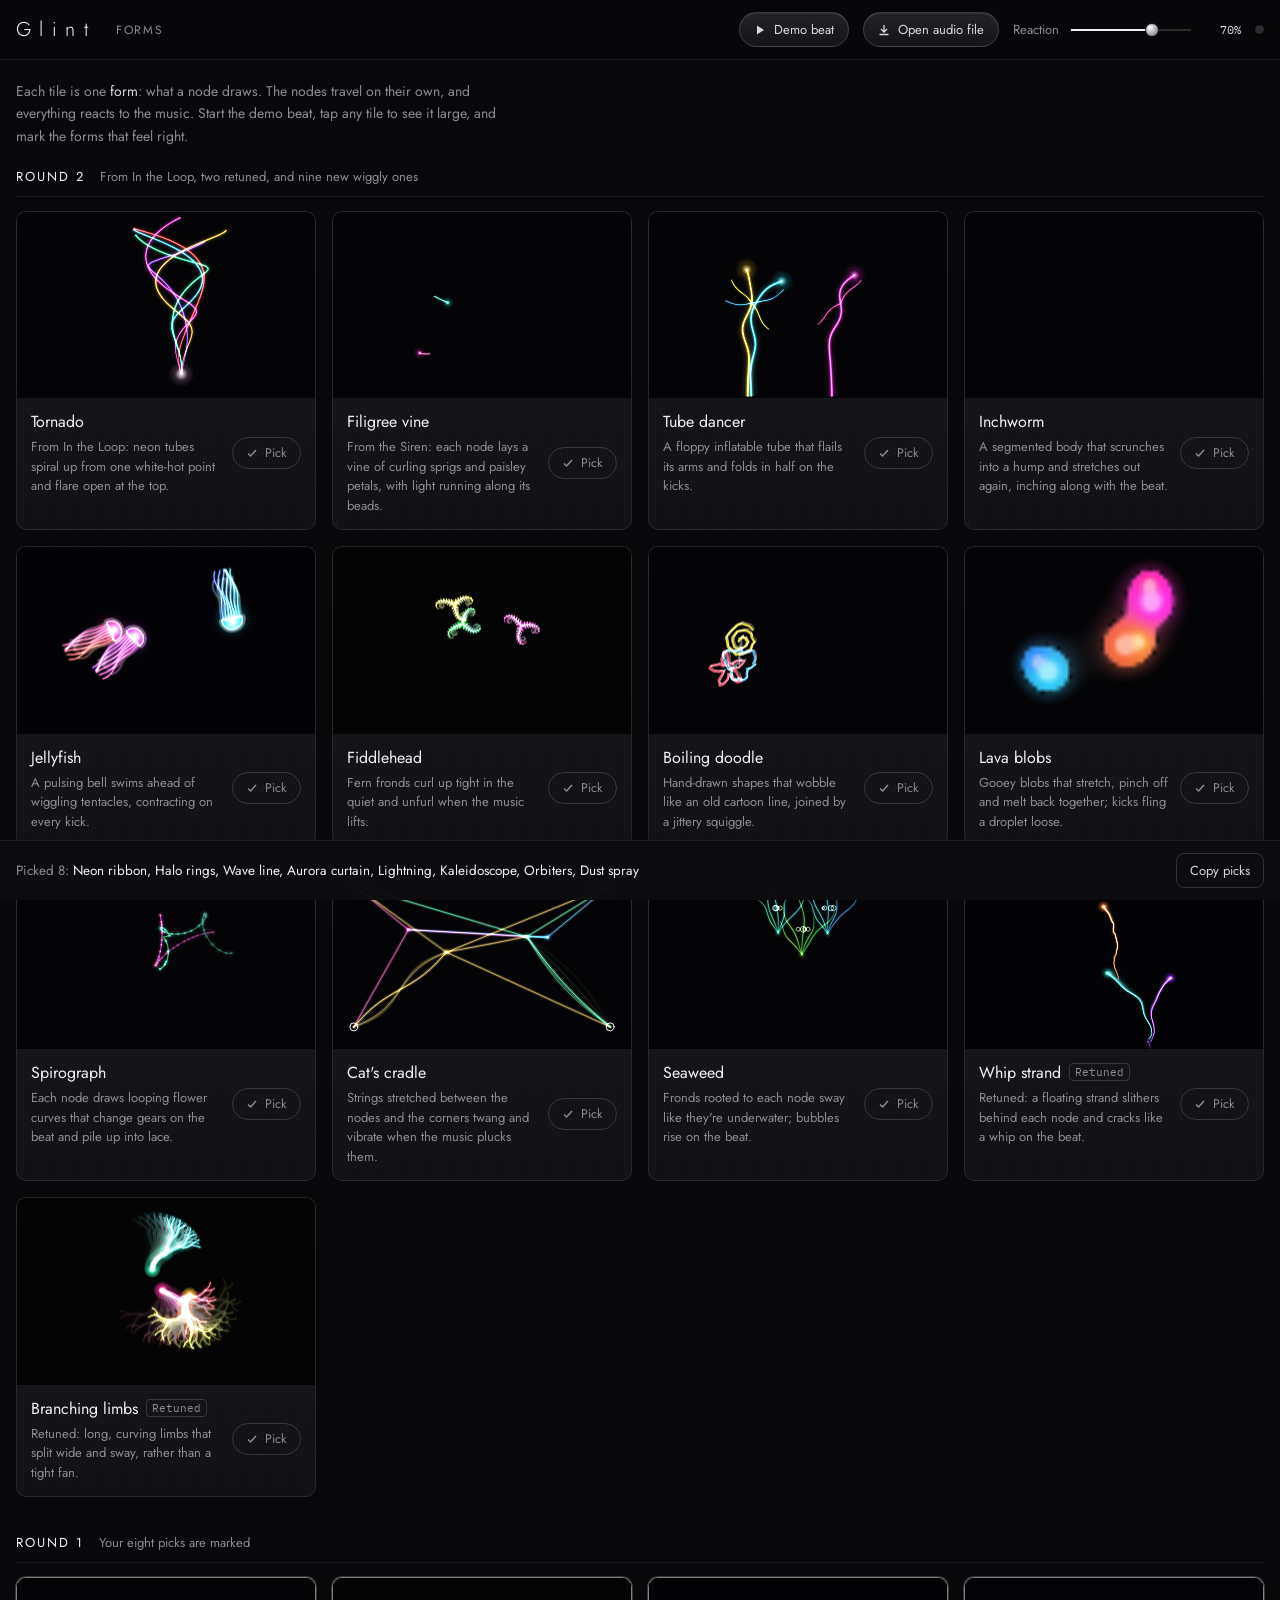
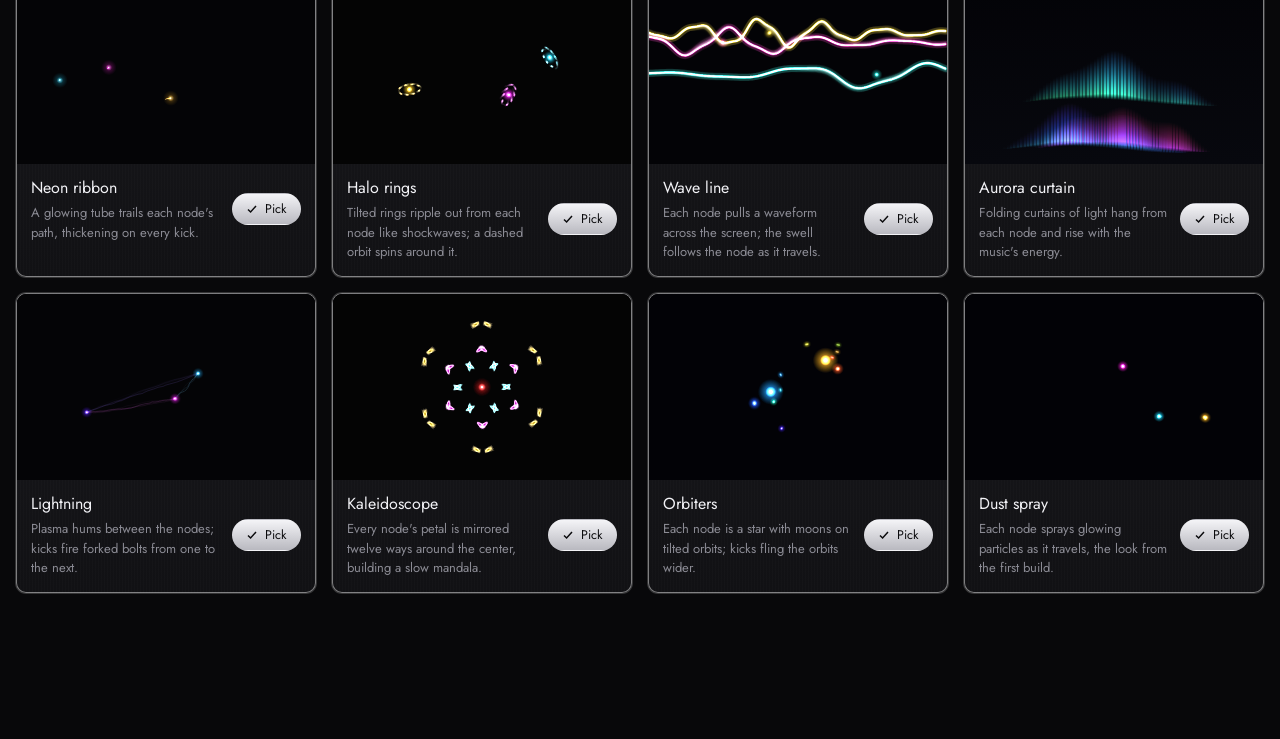
<file: forms.html>
<!doctype html>
<html lang="en">
<head>
<meta charset="utf-8">
<meta name="viewport" content="width=device-width, initial-scale=1, viewport-fit=cover">
<link rel="icon" href="icon-192.png?v=mask" type="image/png">
</head>
<body>
<title>Glint Forms</title>
<link rel="preconnect" href="https://fonts.googleapis.com">
<link rel="preconnect" href="https://fonts.gstatic.com" crossorigin>
<link rel="stylesheet" href="https://fonts.googleapis.com/css2?family=Jost:wght@300;400;500&family=IBM+Plex+Mono:wght@400&display=swap">
<style>
/* Layout: a contact sheet of living forms. Sticky steel header with the music controls,
   a grid of tiles, a picks bar at the bottom. Grayscale UI; only the forms carry color. */
:root {
  color-scheme: dark;
  --bg: #08080a;
  --panel: #111114;
  --panel-hi: #19191d;
  --well: #040405;
  --line: rgba(232, 232, 242, .075);
  --line-hi: rgba(232, 232, 242, .17);
  --fg: #d8d8de;
  --muted: #8b8b94;
  --dim: #5c5c64;
  --silver: #f2f2f6;
  --font-ui: "Jost", "Futura", "Avenir Next", "Segoe UI", system-ui, sans-serif;
  --font-data: "IBM Plex Mono", ui-monospace, "SF Mono", Menlo, monospace;
}
* { box-sizing: border-box; }
[hidden] { display: none !important; }
body { margin: 0; background: var(--bg); color: var(--fg); font-family: var(--font-ui); font-size: 14px; -webkit-font-smoothing: antialiased; }
button, input { font: inherit; color: inherit; }
button { cursor: pointer; }
:focus-visible { outline: 1px solid var(--silver); outline-offset: 2px; }

.bar { position: sticky; top: env(safe-area-inset-top, 0px); z-index: 10; background: rgba(8,8,10,.92); backdrop-filter: blur(12px); -webkit-backdrop-filter: blur(12px); border-bottom: 1px solid var(--line); }
.bar-in { max-width: 1320px; margin: 0 auto; padding-inline: 16px; padding-block: 12px; display: flex; flex-wrap: wrap; align-items: center; gap: 12px 20px; }
.mark { font-weight: 300; font-size: 20px; letter-spacing: .42em; color: var(--silver); }
.crumb { color: var(--muted); letter-spacing: .14em; text-transform: uppercase; font-size: 12px; }
.ctrls { margin-left: auto; display: flex; flex-wrap: wrap; align-items: center; gap: 10px 14px; }
.src { display: inline-flex; align-items: center; gap: 8px; background: linear-gradient(180deg, #232328, #151518); border: 1px solid var(--line-hi); border-radius: 22px; padding: 7px 14px; color: var(--fg); font-size: 13px; box-shadow: inset 0 1px 0 rgba(255,255,255,.06); }
.src:hover { border-color: rgba(255,255,255,.3); }
.src[aria-pressed="true"] { background: linear-gradient(180deg, #f4f4f7, #b9b9c0); color: #0b0b0d; border-color: transparent; }
.src input { display: none; }
.react { display: inline-flex; align-items: center; gap: 10px; font-size: 13px; color: var(--muted); }
.react output { font-family: var(--font-data); font-size: 12px; color: var(--fg); width: 3.2em; text-align: right; font-variant-numeric: tabular-nums; }
input[type=range] { -webkit-appearance: none; appearance: none; width: 120px; height: 18px; background: transparent; }
input[type=range]::-webkit-slider-runnable-track { height: 2px; background: linear-gradient(90deg, var(--silver) var(--p, 70%), rgba(255,255,255,.14) var(--p, 70%)); }
input[type=range]::-moz-range-track { height: 2px; background: rgba(255,255,255,.14); }
input[type=range]::-moz-range-progress { height: 2px; background: var(--silver); }
input[type=range]::-webkit-slider-thumb { -webkit-appearance: none; width: 14px; height: 14px; margin-top: -6px; border-radius: 50%; background: radial-gradient(circle at 35% 30%, #fff, #a9a9b0 55%, #5d5d64); border: 1px solid #1a1a1e; }
input[type=range]::-moz-range-thumb { width: 14px; height: 14px; border-radius: 50%; background: radial-gradient(circle at 35% 30%, #fff, #a9a9b0 55%, #5d5d64); border: 1px solid #1a1a1e; }
.beat { width: 9px; height: 9px; border-radius: 50%; background: #2a2a2f; box-shadow: 0 0 0 1px #000; }

main { max-width: 1320px; margin: 0 auto; padding-inline: 16px; padding-block: 20px 110px; }
.intro { max-width: 64ch; color: var(--muted); line-height: 1.6; margin: 0 0 20px; }
.intro strong { color: var(--fg); font-weight: 400; }
.round { display: flex; flex-direction: column; gap: 14px; margin-bottom: 36px; }
.round-head { display: flex; flex-wrap: wrap; align-items: baseline; gap: 6px 14px; border-bottom: 1px solid var(--line); padding-bottom: 10px; }
.round-head h2 { margin: 0; font-weight: 400; font-size: 13px; letter-spacing: .16em; text-transform: uppercase; color: var(--silver); }
.round-head span { color: var(--muted); font-size: 13px; }
.badge { font-family: var(--font-data); font-size: 10.5px; color: var(--muted); border: 1px solid var(--line-hi); border-radius: 4px; padding: 1px 5px; margin-left: 8px; vertical-align: 2px; }
.grid { display: grid; grid-template-columns: repeat(auto-fill, minmax(300px, 1fr)); gap: 16px; }
.tile { background: repeating-linear-gradient(90deg, rgba(255,255,255,.011) 0 1px, transparent 1px 3px), linear-gradient(180deg, var(--panel-hi), var(--panel)); border: 1px solid var(--line); border-radius: 10px; overflow: hidden; display: flex; flex-direction: column; transition: border-color .2s; }
.tile.picked { border-color: rgba(255,255,255,.45); box-shadow: 0 0 0 1px rgba(255,255,255,.18); }
.view { position: relative; aspect-ratio: 16 / 10; max-width: 100%; background: var(--well); cursor: zoom-in; border: 0; padding: 0; display: block; width: 100%; }
.view canvas { position: absolute; inset: 0; width: 100%; height: 100%; display: block; }
.cap { display: grid; grid-template-columns: 1fr auto; align-items: start; gap: 4px 12px; padding: 12px 14px 14px; }
.name { color: var(--silver); font-size: 16px; font-weight: 400; margin: 0; }
.desc { grid-column: 1; color: var(--muted); font-size: 13px; line-height: 1.5; margin: 0; }
.pick { grid-row: 1 / span 2; grid-column: 2; align-self: center; display: inline-flex; align-items: center; gap: 7px; background: none; border: 1px solid var(--line-hi); border-radius: 20px; padding: 6px 13px; font-size: 12.5px; color: var(--muted); }
.pick:hover { color: var(--silver); border-color: rgba(255,255,255,.32); }
.pick[aria-pressed="true"] { background: linear-gradient(180deg, #f4f4f7, #b9b9c0); color: #0b0b0d; border-color: transparent; }
.pick svg { width: 12px; height: 12px; }

.picks { position: fixed; left: 0; right: 0; bottom: 0; z-index: 10; background: rgba(13,13,16,.94); backdrop-filter: blur(12px); -webkit-backdrop-filter: blur(12px); border-top: 1px solid var(--line); padding-bottom: env(safe-area-inset-bottom, 0px); }
.picks-in { max-width: 1320px; margin: 0 auto; padding-inline: 16px; padding-block: 12px; display: flex; align-items: center; gap: 14px; }
.picks-text { flex: 1; min-width: 0; color: var(--muted); font-size: 13.5px; }
.picks-text b { color: var(--silver); font-weight: 400; }
.btn { background: none; border: 1px solid var(--line-hi); border-radius: 8px; padding: 7px 13px; color: var(--fg); font-size: 13px; white-space: nowrap; }
.btn:hover { border-color: rgba(255,255,255,.35); }

.focus { position: fixed; inset: 0; z-index: 20; background: #030304; display: flex; flex-direction: column; }
.focus-top { display: flex; align-items: center; gap: 12px; padding-inline: 16px; padding-block: calc(12px + env(safe-area-inset-top, 0px)) 12px; border-bottom: 1px solid var(--line); }
.focus-top .name { flex: 1; }
.focus-stage { position: relative; flex: 1; min-height: 0; }
.focus-stage canvas { position: absolute; inset: 0; width: 100%; height: 100%; display: block; }
.toast { position: fixed; left: 50%; bottom: 84px; transform: translate(-50%, 10px); background: #1b1b1f; border: 1px solid var(--line-hi); padding: 9px 15px; border-radius: 9px; font-size: 13px; opacity: 0; pointer-events: none; transition: opacity .25s, transform .25s; z-index: 30; }
.toast.show { opacity: 1; transform: translate(-50%, 0); }
@media (max-width: 640px) {
  .ctrls { margin-left: 0; width: 100%; }
  .grid { grid-template-columns: 1fr; }
}
@media (prefers-reduced-motion: reduce) { * { transition: none !important; } }
</style>

<header class="bar">
  <div class="bar-in">
    <span class="mark">Glint</span>
    <span class="crumb">Forms</span>
    <div class="ctrls">
      <button class="src" id="demo" aria-pressed="false"><svg width="12" height="12" viewBox="0 0 12 12" aria-hidden="true"><path d="M3 1.5v9l7-4.5z" fill="currentColor"/></svg>Demo beat</button>
      <label class="src" id="file-label" role="button" tabindex="0"><input type="file" id="file"><svg width="12" height="12" viewBox="0 0 12 12" aria-hidden="true"><path d="M6 1v7M3 5l3 3 3-3M1.5 10.5h9" stroke="currentColor" stroke-width="1.3" fill="none"/></svg><span id="file-text">Open audio file</span></label>
      <label class="react" for="reaction">Reaction <input type="range" id="reaction" min="0" max="100" value="70"><output id="reaction-out">70%</output></label>
      <span class="beat" id="beat" title="Beat"></span>
    </div>
  </div>
</header>

<main>
  <p class="intro">Each tile is one <strong>form</strong>: what a node draws. The nodes travel on their own, and everything reacts to the music. Start the demo beat, tap any tile to see it large, and mark the forms that feel right.</p>
  <section class="round">
    <div class="round-head"><h2>Round 2</h2><span>From In the Loop, two retuned, and nine new wiggly ones</span></div>
    <div class="grid" id="grid2"></div>
  </section>
  <section class="round">
    <div class="round-head"><h2>Round 1</h2><span>Your eight picks are marked</span></div>
    <div class="grid" id="grid1"></div>
  </section>
</main>

<div class="picks">
  <div class="picks-in">
    <div class="picks-text" id="picks-text">No forms picked yet.</div>
    <button class="btn" id="copy">Copy picks</button>
  </div>
</div>

<div class="focus" id="focus" hidden>
  <div class="focus-top">
    <h2 class="name" id="focus-name"></h2>
    <button class="pick" id="focus-pick" aria-pressed="false">Pick</button>
    <button class="btn" id="focus-close">Close</button>
  </div>
  <div class="focus-stage" id="focus-stage"><canvas id="focus-canvas"></canvas></div>
</div>
<div class="toast" id="toast" role="status" aria-live="polite"></div>

<script>
(() => {
"use strict";
const $ = s => document.querySelector(s);
const TAU = Math.PI * 2;
const clamp = (v, a, b) => Math.min(b, Math.max(a, v));
const lerp = (a, b, t) => a + (b - a) * t;
const frac = x => x - Math.floor(x);
function seeded(i) { return frac(Math.sin(i * 127.1 + 311.7) * 43758.5453); }
function vnoise(x) { const i = Math.floor(x), f = x - i, u = f * f * (3 - 2 * f); return lerp(seeded(i) * 2 - 1, seeded(i + 1) * 2 - 1, u); }
const hsl = (h, s, l, a) => `hsla(${h},${s}%,${l}%,${a})`;

/* ---------------- Audio ---------------- */
const A = { bass: 0, mid: 0, treble: 0, rms: 0, kick: 0, hat: 0, hit: false, active: false };
const au = { ctx: null, an: null, input: null, mode: "none", el: null, elSrc: null, demo: null, freq: null, time: null };
const agc = { bass: .2, mid: .2, treble: .2, rms: .1 }, prev = { bass: 0, mid: 0, treble: 0 }, since = { bass: 1, mid: 1, treble: 1 };
function ensureCtx() {
  if (au.ctx) return au.ctx;
  const ctx = new (window.AudioContext || window.webkitAudioContext)();
  const an = ctx.createAnalyser(); an.fftSize = 2048; an.smoothingTimeConstant = .5;
  const input = ctx.createGain(); input.connect(an); an.connect(ctx.destination);
  Object.assign(au, { ctx, an, input, freq: new Uint8Array(an.frequencyBinCount), time: new Uint8Array(an.fftSize) });
  return ctx;
}
function stopAll() {
  if (au.demo) { clearInterval(au.demo.timer); try { au.demo.bus.disconnect(); } catch (_) {} au.demo = null; }
  if (au.el) { au.el.pause(); try { au.elSrc.disconnect(); } catch (_) {} URL.revokeObjectURL(au.el.src); au.el = null; }
  au.mode = "none";
  $("#demo").setAttribute("aria-pressed", "false");
  $("#file-label").setAttribute("aria-pressed", "false");
  $("#file-text").textContent = "Open audio file";
}
function startDemo() {
  stopAll();
  const ctx = ensureCtx(); ctx.resume();
  const bus = ctx.createGain(); bus.gain.value = .75; bus.connect(au.input);
  const nb = ctx.createBuffer(1, ctx.sampleRate, ctx.sampleRate), nd = nb.getChannelData(0);
  for (let i = 0; i < nd.length; i++) nd[i] = Math.random() * 2 - 1;
  const noise = (t, d) => { const s = ctx.createBufferSource(); s.buffer = nb; s.start(t, Math.random() * .5); s.stop(t + d); return s; };
  const env = (g, t, v, d) => { g.gain.setValueAtTime(v, t); g.gain.exponentialRampToValueAtTime(.0008, t + d); };
  const kick = (t, v) => { const o = ctx.createOscillator(), g = ctx.createGain(); o.frequency.setValueAtTime(165, t); o.frequency.exponentialRampToValueAtTime(42, t + .12); env(g, t, v, .42); o.connect(g).connect(bus); o.start(t); o.stop(t + .45); };
  const snare = (t, v) => { const f = ctx.createBiquadFilter(); f.type = "bandpass"; f.frequency.value = 1900; f.Q.value = .8; const g = ctx.createGain(); env(g, t, v * .5, .2); noise(t, .22).connect(f).connect(g).connect(bus); };
  const hat = (t, v) => { const f = ctx.createBiquadFilter(); f.type = "highpass"; f.frequency.value = 7500; const g = ctx.createGain(); env(g, t, v * .16, .05); noise(t, .06).connect(f).connect(g).connect(bus); };
  const bass = (t, fq, d) => { const o = ctx.createOscillator(), f = ctx.createBiquadFilter(), g = ctx.createGain(); o.type = "sawtooth"; o.frequency.value = fq; f.type = "lowpass"; f.frequency.setValueAtTime(900, t); f.frequency.exponentialRampToValueAtTime(220, t + d); g.gain.setValueAtTime(.0008, t); g.gain.exponentialRampToValueAtTime(.2, t + .008); g.gain.exponentialRampToValueAtTime(.0008, t + d); o.connect(f).connect(g).connect(bus); o.start(t); o.stop(t + d + .02); };
  const pad = (t, fs, d, br) => fs.forEach(fq => [-6, 6].forEach(c => { const o = ctx.createOscillator(), f = ctx.createBiquadFilter(), g = ctx.createGain(); o.type = "triangle"; o.frequency.value = fq; o.detune.value = c; f.type = "lowpass"; f.frequency.value = 900 + br * 3500; g.gain.setValueAtTime(.0008, t); g.gain.exponentialRampToValueAtTime(.03, t + .5); g.gain.setValueAtTime(.03, t + d - .4); g.gain.exponentialRampToValueAtTime(.0008, t + d); o.connect(f).connect(g).connect(bus); o.start(t); o.stop(t + d + .05); }));
  const ROOTS = [55, 43.65, 65.41, 49], CH = [[220, 261.63, 329.63], [174.61, 220, 261.63], [196, 261.63, 329.63], [196, 246.94, 293.66]];
  const step = 60 / 122 / 4; let next = ctx.currentTime + .08, n = 0;
  function sched(i, t) {
    const s = i % 16, bar = Math.floor(i / 16), sec = bar % 8, ci = bar % 4, build = sec >= 6;
    if (s === 0) pad(t, CH[ci], step * 16, build ? (sec - 5) / 2 : .15);
    if (sec === 7 && s >= 12) { snare(t, .4 + (s - 12) * .15); return; }
    if (s % 4 === 0 && !(sec === 7 && s >= 8)) kick(t, 1);
    if (s === 4 || s === 12) snare(t, .9);
    if (build && sec === 7 && s % 2 === 0) snare(t, .35 + s / 30);
    if (s % 4 === 2) hat(t, 1); else if (build || s % 2 === 1) hat(t, .45);
    if ([0, 3, 6, 10, 14].includes(s)) bass(t, ROOTS[ci] * (s === 10 ? 2 : 1), step * 2.2);
  }
  const timer = setInterval(() => { while (next < ctx.currentTime + .12) { sched(n, next); next += step; n++; } }, 25);
  au.demo = { timer, bus }; au.mode = "demo";
  $("#demo").setAttribute("aria-pressed", "true");
}
$("#demo").addEventListener("click", () => au.mode === "demo" ? stopAll() : startDemo());
$("#file").addEventListener("change", e => {
  const f = e.target.files && e.target.files[0]; if (!f) return;
  stopAll();
  const ctx = ensureCtx(); ctx.resume();
  const el = new Audio(); el.src = URL.createObjectURL(f);
  const src = ctx.createMediaElementSource(el); src.connect(au.input);
  au.el = el; au.elSrc = src; au.mode = "file";
  el.loop = true; el.play().catch(() => {});
  $("#file-label").setAttribute("aria-pressed", "true");
  $("#file-text").textContent = f.name.replace(/\.[^.]+$/, "").slice(0, 28);
  e.target.value = "";
});
$("#file-label").addEventListener("keydown", e => { if (e.key === "Enter" || e.key === " ") { e.preventDefault(); $("#file").click(); } });
$("#file-label").addEventListener("click", e => { if (au.mode === "file") { e.preventDefault(); stopAll(); } });

function band(lo, hi, hz) { const f = au.freq; let s = 0, c = 0; for (let i = Math.max(1, Math.floor(lo / hz)); i <= Math.ceil(hi / hz) && i < f.length; i++) { s += f[i]; c++; } return c ? s / c / 255 : 0; }
function updateAudio(dt) {
  A.hit = false;
  const k = Math.exp(-7 * dt); A.kick *= k; A.hat *= Math.exp(-12 * dt);
  A.active = au.mode !== "none";
  if (!A.active) { A.bass *= .9; A.mid *= .9; A.treble *= .9; A.rms *= .9; return; }
  au.an.getByteFrequencyData(au.freq); au.an.getByteTimeDomainData(au.time);
  const hz = au.ctx.sampleRate / au.an.fftSize;
  const raw = { bass: band(30, 140, hz), mid: band(250, 2500, hz), treble: band(5000, 12000, hz) };
  let sum = 0; for (let i = 0; i < au.time.length; i++) { const v = (au.time[i] - 128) / 128; sum += v * v; }
  const rms = Math.sqrt(sum / au.time.length), keep = Math.pow(.5, dt / 4);
  for (const key of ["bass", "mid", "treble"]) {
    agc[key] = Math.max(raw[key], agc[key] * keep, .04);
    const norm = clamp(raw[key] / agc[key], 0, 1), flux = norm - prev[key];
    since[key] += dt;
    if (flux > .11 && norm > .6 && since[key] > .11) { since[key] = 0; if (key === "bass") { A.kick = 1; A.hit = true; } else if (key === "treble") A.hat = 1; }
    prev[key] = norm; A[key] = lerp(A[key], Math.pow(norm, 1.4), .5);
  }
  agc.rms = Math.max(rms, agc.rms * keep, .02);
  A.rms = lerp(A.rms, clamp(rms / agc.rms, 0, 1), .4);
}
let reaction = .7;
$("#reaction").addEventListener("input", e => { reaction = e.target.value / 100; $("#reaction-out").textContent = e.target.value + "%"; e.target.style.setProperty("--p", e.target.value + "%"); });

/* ---------------- Shared drawing helpers ---------------- */
const spriteCache = new Map();
function glow(h) {
  const hue = ((Math.round(h / 5) * 5) % 360 + 360) % 360;
  let c = spriteCache.get(hue); if (c) return c;
  c = document.createElement("canvas"); c.width = c.height = 64;
  const g = c.getContext("2d"), gr = g.createRadialGradient(32, 32, 0, 32, 32, 32);
  gr.addColorStop(0, hsl(hue, 100, 95, 1)); gr.addColorStop(.16, hsl(hue, 100, 70, .75)); gr.addColorStop(.42, hsl(hue, 95, 55, .22)); gr.addColorStop(1, hsl(hue, 90, 45, 0));
  g.fillStyle = gr; g.fillRect(0, 0, 64, 64); spriteCache.set(hue, c); return c;
}
const colCache = new Map();
function column(h) {
  const hue = ((Math.round(h / 5) * 5) % 360 + 360) % 360;
  let c = colCache.get(hue); if (c) return c;
  c = document.createElement("canvas"); c.width = 2; c.height = 128;
  const g = c.getContext("2d"), gr = g.createLinearGradient(0, 128, 0, 0);
  gr.addColorStop(0, hsl(hue, 95, 55, 0)); gr.addColorStop(.12, hsl(hue, 100, 62, .9)); gr.addColorStop(.5, hsl(hue + 25, 95, 58, .45)); gr.addColorStop(1, hsl(hue + 50, 90, 55, 0));
  g.fillStyle = gr; g.fillRect(0, 0, 2, 128); colCache.set(hue, c); return c;
}
function sprite(ctx, h, x, y, r, a) { ctx.globalAlpha = a; ctx.drawImage(glow(h), x - r, y - r, r * 2, r * 2); ctx.globalAlpha = 1; }
function fillRibbon(ctx, pts, halfAt) {
  const n = pts.length; if (n < 2) return;
  const L = [], R = [];
  for (let i = 0; i < n; i++) {
    const a = pts[Math.max(0, i - 1)], b = pts[Math.min(n - 1, i + 1)];
    const tx = b[0] - a[0], ty = b[1] - a[1], tl = Math.hypot(tx, ty) || 1, h = halfAt(i / (n - 1));
    const nx = -ty / tl * h, ny = tx / tl * h;
    L.push([pts[i][0] + nx, pts[i][1] + ny]); R.push([pts[i][0] - nx, pts[i][1] - ny]);
  }
  ctx.beginPath(); ctx.moveTo(L[0][0], L[0][1]);
  for (let i = 1; i < n; i++) ctx.lineTo(L[i][0], L[i][1]);
  for (let i = n - 1; i >= 0; i--) ctx.lineTo(R[i][0], R[i][1]);
  ctx.closePath(); ctx.fill();
}
function strokePath(ctx, pts) { ctx.beginPath(); pts.forEach((p, i) => i ? ctx.lineTo(p[0], p[1]) : ctx.moveTo(p[0], p[1])); ctx.stroke(); }
function fade(ctx, W, H, a) { ctx.globalCompositeOperation = "source-over"; ctx.fillStyle = `rgba(4,4,6,${a})`; ctx.fillRect(0, 0, W, H); }
const NEON = [[1, .07, 0], [.45, .22, 0], [.2, .7, .1], [.07, .95, .6]];
let whiteGlow = null;
function spriteWhite(ctx, x, y, r, a) {
  if (!whiteGlow) { whiteGlow = document.createElement("canvas"); whiteGlow.width = whiteGlow.height = 64; const g = whiteGlow.getContext("2d"), gr = g.createRadialGradient(32, 32, 0, 32, 32, 32); gr.addColorStop(0, "rgba(255,255,255,1)"); gr.addColorStop(.2, "rgba(255,235,250,.7)"); gr.addColorStop(.5, "rgba(255,190,240,.18)"); gr.addColorStop(1, "rgba(255,160,230,0)"); g.fillStyle = gr; g.fillRect(0, 0, 64, 64); }
  ctx.globalAlpha = a; ctx.drawImage(whiteGlow, x - r, y - r, r * 2, r * 2); ctx.globalAlpha = 1;
}
function hueRGB(h) { h = ((h % 360) + 360) % 360 / 60; const c = 1, x = 1 - Math.abs(h % 2 - 1); const m = [[c, x, 0], [x, c, 0], [0, c, x], [0, x, c], [x, 0, c], [c, 0, x]][Math.floor(h) % 6]; return m.map(v => Math.round(40 + v * 215)); }
function ribbonNeon(ctx, pts, hue, halfAt, alpha = 1) { NEON.forEach(([k, a, wh]) => { ctx.fillStyle = hsl(hue, 100, 60 + wh * 40, a * alpha); fillRibbon(ctx, pts, f => halfAt(f) * k); }); }

/* Nodes that travel on their own: smooth wandering paths, each with its own personality */
function makeNodes(n, base, hues) {
  return Array.from({ length: n }, (_, i) => {
    const s = k => seeded(base * 31 + i * 7 + k);
    return { a: .5 + s(1) * .5, b: .23 + s(2) * .3, c: .4 + s(3) * .5, d: .17 + s(4) * .3, p: s(5) * TAU, q: s(6) * TAU, r: s(7) * TAU, hue: hues[i % hues.length], x: 0, y: 0, vx: 0, vy: 0, ang: s(8) * TAU, init: false };
  });
}
function moveNodes(nodes, t, W, H, reach = 1) {
  for (const n of nodes) {
    const x = W * (.5 + .36 * reach * Math.sin(t * n.a + n.p) * (.72 + .28 * Math.cos(t * n.b + n.q)));
    const y = H * (.5 + .32 * reach * Math.sin(t * n.c + n.r) * (.72 + .28 * Math.sin(t * n.d + n.p)));
    if (n.init) { n.vx = x - n.x; n.vy = y - n.y; if (Math.hypot(n.vx, n.vy) > .01) { const ta = Math.atan2(n.vy, n.vx); let d = ta - n.ang; d = Math.atan2(Math.sin(d), Math.cos(d)); n.ang += d * .15; } }
    n.x = x; n.y = y; n.init = true;
  }
}

/* ---------------- The forms ---------------- */
const FORMS = [
  { key: "ribbon", name: "Neon ribbon", desc: "A glowing tube trails each node's path, thickening on every kick.",
    make() {
      const nodes = makeNodes(3, 11, [312, 190, 38]); const hist = nodes.map(() => []);
      return { nodes, step(ctx, W, H, dt, R, S) {
        fade(ctx, W, H, 1);
        moveNodes(nodes, this.t, W, H);
        ctx.globalCompositeOperation = "lighter";
        nodes.forEach((n, i) => {
          const h = hist[i]; h.push([n.x, n.y]); if (h.length > 170) h.shift();
          const w = S * (.016 + .03 * R.kick + .008 * R.bass) * (1 + .15 * R.idle * R.breath);
          NEON.forEach(([k, a, wh]) => { ctx.fillStyle = hsl(n.hue, 100, 60 + wh * 40, a); fillRibbon(ctx, h, f => w * k * Math.pow(f, .9)); });
          sprite(ctx, n.hue, n.x, n.y, w * 2.4, .9);
        });
      } };
    } },
  { key: "whip", round: 2, retuned: true, name: "Whip strand", desc: "Retuned: a floating strand slithers behind each node and cracks like a whip on the beat.",
    make() {
      const nodes = makeNodes(3, 23, [268, 22, 175]), N = 28;
      const chains = nodes.map(() => Array.from({ length: N }, () => ({ x: 0, y: 0, px: 0, py: 0, init: false })));
      return { nodes, step(ctx, W, H, dt, R, S) {
        fade(ctx, W, H, .42);
        moveNodes(nodes, this.t, W, H, .9);
        const seg = S * (.015 + .006 * R.bass), hit = this.beat;
        ctx.globalCompositeOperation = "lighter";
        nodes.forEach((n, ci) => {
          const ch = chains[ci];
          ch.forEach((p, i) => { if (!p.init) { p.x = p.px = n.x; p.y = p.py = n.y + i * seg; p.init = true; } });
          for (let i = 1; i < N; i++) { const p = ch[i], vx = (p.x - p.px) * .93, vy = (p.y - p.py) * .93; p.px = p.x; p.py = p.y; p.x += vx; p.y += vy; }
          if (hit) { const a = n.ang + Math.PI / 2; for (let i = 1; i < N; i++) { const f = S * (.012 + .03 * R.kick) * (i / N) * (Math.random() < .5 ? 1 : -1); ch[i].x += Math.cos(a) * f; ch[i].y += Math.sin(a) * f; } }
          ch[0].x = n.x; ch[0].y = n.y;
          for (let it = 0; it < 4; it++) for (let i = 1; i < N; i++) { const a = ch[i - 1], b = ch[i], dx = b.x - a.x, dy = b.y - a.y, d = Math.hypot(dx, dy) || 1, k = (d - seg) / d; if (i === 1) { b.x -= dx * k; b.y -= dy * k; } else { a.x += dx * k * .5; a.y += dy * k * .5; b.x -= dx * k * .5; b.y -= dy * k * .5; } ch[0].x = n.x; ch[0].y = n.y; }
          const pts = ch.map((p, i) => {
            const a = ch[Math.max(0, i - 1)], b = ch[Math.min(N - 1, i + 1)], tx = b.x - a.x, ty = b.y - a.y, l = Math.hypot(tx, ty) || 1;
            const o = Math.sin(i * .55 - this.t * 9 + ci * 2) * S * (.014 + .03 * R.kick + .012 * R.energy) * (i / N);
            return [p.x - ty / l * o, p.y + tx / l * o];
          });
          const w = S * (.013 + .02 * R.kick);
          NEON.forEach(([k, a, wh]) => { ctx.fillStyle = hsl(n.hue, 100, 60 + wh * 40, a); fillRibbon(ctx, pts, f => w * k * (1 - f * .85)); });
          sprite(ctx, n.hue, n.x, n.y, w * 2.6, .95);
        });
      } };
    } },
  { key: "halo", name: "Halo rings", desc: "Tilted rings ripple out from each node like shockwaves; a dashed orbit spins around it.",
    make() {
      const nodes = makeNodes(3, 37, [190, 300, 45]), rings = [];
      return { nodes, step(ctx, W, H, dt, R, S) {
        fade(ctx, W, H, .32);
        moveNodes(nodes, this.t, W, H, .85);
        if (this.beat) nodes.forEach(n => rings.push({ n, r: S * .02, a: 1, rot: n.ang, sq: .3 + Math.random() * .5, hue: n.hue }));
        ctx.globalCompositeOperation = "lighter";
        for (let i = rings.length - 1; i >= 0; i--) {
          const g = rings[i]; g.r += dt * S * (.22 + .35 * R.energy); g.a -= dt * .9;
          if (g.a <= 0) { rings.splice(i, 1); continue; }
          ctx.lineWidth = S * .006 * g.a + 1;
          [[4, .12], [1, .8]].forEach(([wm, al]) => { ctx.lineWidth = (S * .004 * wm) * g.a + .8; ctx.strokeStyle = hsl(g.hue, 100, 70, g.a * al); ctx.beginPath(); ctx.ellipse(g.n.x, g.n.y, g.r, g.r * g.sq, g.rot, 0, TAU); ctx.stroke(); });
        }
        nodes.forEach((n, i) => {
          const r = S * (.055 + .035 * R.bass + .01 * R.idle * R.breath);
          ctx.setLineDash([S * .012, S * .022]); ctx.lineDashOffset = -this.t * S * .3 * (i % 2 ? 1 : -1);
          ctx.lineWidth = 1.6; ctx.strokeStyle = hsl(n.hue, 90, 75, .7);
          ctx.beginPath(); ctx.ellipse(n.x, n.y, r, r * .45, this.t * .4 + i, 0, TAU); ctx.stroke(); ctx.setLineDash([]);
          sprite(ctx, n.hue, n.x, n.y, S * (.035 + .03 * R.kick), .95);
        });
      } };
    } },
  { key: "wave", name: "Wave line", desc: "Each node pulls a waveform across the screen; the swell follows the node as it travels.",
    make() {
      const nodes = makeNodes(3, 41, [175, 320, 50]);
      return { nodes, step(ctx, W, H, dt, R, S) {
        fade(ctx, W, H, .38);
        moveNodes(nodes, this.t, W, H, .8);
        ctx.globalCompositeOperation = "lighter"; ctx.lineJoin = ctx.lineCap = "round";
        nodes.forEach((n, i) => {
          const pts = [], freq = 2.2 + i * 1.3, amp = S * (.08 + .16 * R.energy);
          for (let x = 0; x <= W; x += W / 180) {
            const f = x / W, d = (x - n.x) / (W * .3), env = .12 + Math.exp(-d * d) * (.7 + .5 * R.kick);
            const v = Math.sin(f * freq * TAU - this.t * 3.2 + i) * .7 + Math.sin(f * freq * 2.7 * TAU + this.t * 2.1) * .3 * (.4 + R.treble);
            pts.push([x, n.y + v * env * amp]);
          }
          [[7, .1], [2.6, .38], [1.1, 1]].forEach(([w, a]) => { ctx.lineWidth = w * (1 + R.kick * .6); ctx.strokeStyle = hsl(n.hue, 100, 64 + (w < 2 ? 25 : 0), a); strokePath(ctx, pts); });
          sprite(ctx, n.hue, n.x, n.y, S * .03, .7);
        });
      } };
    } },
  { key: "aurora", name: "Aurora curtain", desc: "Folding curtains of light hang from each node and rise with the music's energy.",
    make() {
      const nodes = makeNodes(3, 53, [150, 195, 275]);
      return { nodes, step(ctx, W, H, dt, R, S) {
        ctx.globalCompositeOperation = "source-over";
        const sky = ctx.createLinearGradient(0, 0, 0, H); sky.addColorStop(0, "#030307"); sky.addColorStop(1, "#07080e");
        ctx.fillStyle = sky; ctx.fillRect(0, 0, W, H);
        moveNodes(nodes, this.t * .7, W, H, .7);
        ctx.globalCompositeOperation = "lighter";
        nodes.forEach((n, i) => {
          const cols = 60, span = W * .62, cw = span / cols;
          for (let c = 0; c < cols; c++) {
            const f = c / (cols - 1), x = n.x - span / 2 + f * span + Math.sin(f * 3 + this.t + i) * S * .03;
            const fold = .5 + .5 * Math.sin(f * 13 + this.t * 2.2 + i * 2) * Math.sin(f * 4.5 - this.t * .8 + i);
            const edge = Math.sin(f * Math.PI);
            const h = S * (.16 + .42 * R.energy) * (.55 + .45 * fold) * edge;
            const base = n.y + S * .2 + Math.sin(f * 5 + this.t * .6) * S * .02;
            ctx.globalAlpha = (.25 + .55 * fold) * edge * (.6 + .4 * R.kick + .2);
            ctx.drawImage(column(n.hue + f * 30), x, base - h, cw * 1.7, h);
          }
          ctx.globalAlpha = 1;
        });
      } };
    } },
  { key: "branches", round: 2, retuned: true, name: "Branching limbs", desc: "Retuned: long, curving limbs that split wide and sway, rather than a tight fan.",
    make() {
      const nodes = makeNodes(3, 67, [40, 330, 160]);
      return { nodes, step(ctx, W, H, dt, R, S) {
        fade(ctx, W, H, .3);
        moveNodes(nodes, this.t * .7, W, H, .65);
        ctx.globalCompositeOperation = "lighter"; ctx.lineCap = "round";
        nodes.forEach((n, i) => {
          const depth = clamp(3 + Math.round(R.energy * 1.6), 3, 5);
          const trunk = S * (.1 + .04 * R.energy) * (1 + .25 * R.kick);
          const spread = .62 + .16 * Math.sin(this.t * .7 + i * 2) + R.mid * .25;
          const t = this.t, segs = [], tips = [];
          (function br(x, y, a, len, d) {
            const ex = x + Math.cos(a) * len, ey = y + Math.sin(a) * len;
            const bend = Math.sin(t * 1.3 + d * 1.7 + i) * len * .28;
            segs.push([x, y, (x + ex) / 2 - Math.sin(a) * bend, (y + ey) / 2 + Math.cos(a) * bend, ex, ey, d]);
            if (d >= depth) { tips.push([ex, ey]); return; }
            const s = spread * (1 - d * .06) + Math.sin(t * 1.1 + d + i) * .14, nl = len * .76;
            br(ex, ey, a - s, nl, d + 1); br(ex, ey, a + s, nl, d + 1);
          })(n.x, n.y, n.ang + Math.PI, trunk, 0);
          [[3.4, .12], [1, .85]].forEach(([wm, al]) => {
            for (let d = 0; d <= depth; d++) {
              ctx.lineWidth = (1.2 + (depth - d) * 1.1) * wm; ctx.strokeStyle = hsl(n.hue + d * 8, 100, 62 + (wm < 2 ? 18 : 0), al);
              ctx.beginPath(); segs.forEach(s => { if (s[6] === d) { ctx.moveTo(s[0], s[1]); ctx.quadraticCurveTo(s[2], s[3], s[4], s[5]); } }); ctx.stroke();
            }
          });
          tips.forEach((p, k) => { const tw = .5 + .5 * Math.sin(this.t * 4 + k * .7 + i); sprite(ctx, n.hue + 20, p[0], p[1], S * (.008 + .012 * R.hat) * (.6 + .6 * tw), .7 * tw + .2); });
          sprite(ctx, n.hue, n.x, n.y, S * .035, .9);
        });
      } };
    } },
  { key: "lightning", name: "Lightning", desc: "Plasma hums between the nodes; kicks fire forked bolts from one to the next.",
    make() {
      const nodes = makeNodes(3, 79, [255, 200, 300]), bolts = []; let flash = 0;
      function bolt(x0, y0, x1, y1, disp) {
        let pts = [[x0, y0], [x1, y1]];
        for (let k = 0; k < 6; k++) { const nx = []; for (let i = 0; i < pts.length - 1; i++) { const a = pts[i], b = pts[i + 1], dx = b[0] - a[0], dy = b[1] - a[1], l = Math.hypot(dx, dy) || 1, o = (Math.random() - .5) * disp; nx.push(a, [(a[0] + b[0]) / 2 - dy / l * o, (a[1] + b[1]) / 2 + dx / l * o]); } nx.push(pts[pts.length - 1]); pts = nx; disp *= .55; }
        return pts;
      }
      return { nodes, step(ctx, W, H, dt, R, S) {
        fade(ctx, W, H, .5);
        moveNodes(nodes, this.t * .6, W, H, .8);
        ctx.globalCompositeOperation = "lighter"; ctx.lineJoin = ctx.lineCap = "round";
        for (let i = 0; i < nodes.length; i++) {
          const a = nodes[i], b = nodes[(i + 1) % nodes.length];
          const p = bolt(a.x, a.y, b.x, b.y, S * (.03 + .04 * R.treble));
          ctx.lineWidth = 1; ctx.strokeStyle = hsl(a.hue, 90, 70, .1 + .15 * R.energy); strokePath(ctx, p);
        }
        if (this.beat) {
          const i = Math.floor(Math.random() * nodes.length), a = nodes[i];
          const b = Math.random() < .7 ? nodes[(i + 1 + Math.floor(Math.random() * (nodes.length - 1))) % nodes.length] : { x: Math.random() * W, y: Math.random() < .5 ? 0 : H };
          const main = bolt(a.x, a.y, b.x, b.y, S * .25);
          bolts.push({ pts: main, hue: a.hue, age: 0, w: 1 });
          for (let f = 0; f < 2; f++) { const s = main[Math.floor(main.length * (.3 + Math.random() * .4))], ang = Math.random() * TAU, L = S * (.08 + Math.random() * .12); bolts.push({ pts: bolt(s[0], s[1], s[0] + Math.cos(ang) * L, s[1] + Math.sin(ang) * L, L * .5), hue: a.hue, age: 0, w: .55 }); }
          flash = .12 + .15 * R.kick;
        }
        for (let i = bolts.length - 1; i >= 0; i--) {
          const bl = bolts[i]; bl.age += dt; if (bl.age > .5) { bolts.splice(i, 1); continue; }
          const env = 1 - bl.age / .5, fl = bl.age < .25 ? .55 + .45 * Math.abs(Math.sin(bl.age * 30)) : 1, a = env * env * fl;
          [[8, .12, 70], [3, .45, 72], [1.2, 1, 97]].forEach(([w, al, l]) => { ctx.lineWidth = w * bl.w; ctx.strokeStyle = hsl(bl.hue, 100, l, a * al); strokePath(ctx, bl.pts); });
        }
        nodes.forEach(n => sprite(ctx, n.hue, n.x, n.y, S * (.03 + .025 * R.kick), .9));
        if (flash > 0) { ctx.globalCompositeOperation = "lighter"; ctx.fillStyle = `rgba(200,200,255,${flash * .25})`; ctx.fillRect(0, 0, W, H); flash = Math.max(0, flash - dt * 2.5); }
      } };
    } },
  { key: "kaleido", name: "Kaleidoscope", desc: "Every node's petal is mirrored twelve ways around the center, building a slow mandala.",
    make() {
      const nodes = makeNodes(3, 97, [300, 45, 185]);
      return { nodes, step(ctx, W, H, dt, R, S) {
        fade(ctx, W, H, .1);
        moveNodes(nodes, this.t * .7, W, H, .8);
        const cx = W / 2, cy = H / 2, spin = this.t * .12;
        ctx.globalCompositeOperation = "lighter";
        nodes.forEach(n => {
          const rx = (n.x - cx) * .85, ry = (n.y - cy) * .85, L = S * (.035 + .05 * R.energy + .03 * R.kick), wd = L * .32;
          for (let k = 0; k < 12; k++) {
            ctx.save(); ctx.translate(cx, cy); ctx.rotate(spin + Math.floor(k / 2) * TAU / 6); if (k % 2) ctx.scale(1, -1);
            ctx.translate(rx, ry); ctx.rotate(n.ang);
            ctx.beginPath(); ctx.moveTo(-L / 2, 0); ctx.quadraticCurveTo(0, -wd, L / 2, 0); ctx.quadraticCurveTo(0, wd, -L / 2, 0);
            ctx.fillStyle = hsl(n.hue, 95, 58, .22 + .2 * R.kick); ctx.fill();
            ctx.lineWidth = 1; ctx.strokeStyle = hsl(n.hue, 100, 85, .35); ctx.stroke();
            ctx.restore();
          }
        });
        sprite(ctx, 0, cx, cy, S * (.05 + .04 * R.kick), .5);
      } };
    } },
  { key: "orbiters", name: "Orbiters", desc: "Each node is a star with moons on tilted orbits; kicks fling the orbits wider.",
    make() {
      const nodes = makeNodes(2, 113, [38, 205]);
      const moons = nodes.map((n, i) => Array.from({ length: 5 }, (_, j) => ({ th: seeded(i * 9 + j) * TAU, hue: n.hue + (j - 2) * 22 })));
      return { nodes, step(ctx, W, H, dt, R, S) {
        fade(ctx, W, H, .2);
        moveNodes(nodes, this.t * .5, W, H, .55);
        ctx.globalCompositeOperation = "lighter";
        nodes.forEach((n, i) => {
          const tilt = this.t * .15 + i * 1.3, sq = .38 + .15 * Math.sin(this.t * .3 + i);
          const back = [], front = [];
          moons[i].forEach((m, j) => {
            const r = S * (.06 + .04 * j) * (1 + .45 * R.kick + .1 * R.bass);
            m.th += dt * (1.8 / Math.pow(j + 1, .7)) * (1 + R.rms * 1.5) * (i % 2 ? -1 : 1);
            const ox = Math.cos(m.th) * r, oy = Math.sin(m.th) * r * sq, z = Math.sin(m.th);
            const x = n.x + ox * Math.cos(tilt) - oy * Math.sin(tilt), y = n.y + ox * Math.sin(tilt) + oy * Math.cos(tilt);
            (z < 0 ? back : front).push([x, y, z, m.hue]);
          });
          const draw = list => list.forEach(([x, y, z, h]) => sprite(ctx, h, x, y, S * .026 * (1 + .35 * z), .55 + .4 * (z + 1) / 2));
          draw(back);
          sprite(ctx, n.hue, n.x, n.y, S * (.06 + .03 * R.kick + .01 * R.breath), .95);
          draw(front);
        });
      } };
    } },
  { key: "dust", name: "Dust spray", desc: "Each node sprays glowing particles as it travels, the look from the first build.",
    make() {
      const nodes = makeNodes(3, 131, [312, 190, 38]), ps = [];
      return { nodes, step(ctx, W, H, dt, R, S) {
        fade(ctx, W, H, .22);
        moveNodes(nodes, this.t, W, H);
        ctx.globalCompositeOperation = "lighter";
        nodes.forEach(n => {
          n.acc = (n.acc || 0) + dt * (30 + 160 * R.energy);
          while (n.acc >= 1 && ps.length < 1400) { n.acc -= 1; const a = Math.random() * TAU, sp = S * (.04 + .2 * R.kick + .05 * Math.random()); const life = .8 + Math.random(); ps.push({ x: n.x, y: n.y, vx: Math.cos(a) * sp + n.vx * 10, vy: Math.sin(a) * sp + n.vy * 10, life, max: life, h: n.hue + (Math.random() - .5) * 30 }); }
          n.acc = Math.min(n.acc, 1);
        });
        for (let i = ps.length - 1; i >= 0; i--) { const p = ps[i]; p.life -= dt; if (p.life <= 0) { ps[i] = ps[ps.length - 1]; ps.pop(); continue; } p.vx *= .985; p.vy *= .985; p.x += p.vx * dt; p.y += p.vy * dt; const t = p.life / p.max; sprite(ctx, p.h, p.x, p.y, S * .012 * (.4 + .6 * t), Math.min(1, (1 - t) * 6) * t * .8); }
        nodes.forEach(n => sprite(ctx, n.hue, n.x, n.y, S * (.03 + .03 * R.kick), .95));
      } };
    } },

  /* ---------- Round 2 ---------- */
  { key: "tornado", round: 2, name: "Tornado", desc: "From In the Loop: neon tubes spiral up from one white-hot point and flare open at the top.",
    make() {
      const nodes = makeNodes(1, 151, [300]);
      const strands = [312, 190, 38, 265, 150, 0].map((hue, i) => ({ hue, az: i / 6 * TAU + seeded(i) * .4, twist: .9 + seeded(i + 9) * .5, pitch: 1.1 + seeded(i + 19) * .5, dir: i % 2 ? -1 : 1, ph: seeded(i + 29) }));
      return { nodes, step(ctx, W, H, dt, R, S) {
        fade(ctx, W, H, 1);
        moveNodes(nodes, this.t * .5, W, H, .4);
        const n = nodes[0], bx = n.x, by = clamp(n.y + H * .32, H * .62, H * .95), height = by - H * .1;
        const coneW = S * (.2 + .12 * R.energy + .1 * R.kick), spin = 1.2 + 1.6 * R.rms, lean = Math.sin(this.t * .5) * coneW * .35;
        ctx.globalCompositeOperation = "lighter";
        strands.forEach(st => {
          const pts = [];
          for (let i = 0; i <= 70; i++) {
            const h = i / 70, ang = st.az + st.twist * h * TAU * st.dir + this.t * spin * st.dir + Math.sin(this.t * 1.3 + h * 6 + st.ph * 9) * .35;
            const r = coneW * (.02 + Math.pow(h, st.pitch)) * (1 + .07 * Math.sin(h * 8 - this.t * 2));
            pts.push([bx + lean * h + Math.cos(ang) * r, by - h * height + Math.sin(ang) * r * .28]);
          }
          const w = S * (.02 + .018 * R.kick);
          ribbonNeon(ctx, pts, st.hue, f => w * (.25 + .75 * Math.min(1, f * 2.5)), .85);
        });
        spriteWhite(ctx, bx, by, S * (.07 + .05 * R.kick), .95);
      } };
    } },
  { key: "vine", round: 2, name: "Filigree vine", desc: "From the Siren: each node lays a vine of curling sprigs and paisley petals, with light running along its beads.",
    make() {
      const nodes = makeNodes(2, 163, [320, 170]), hist = nodes.map(() => []);
      return { nodes, step(ctx, W, H, dt, R, S) {
        fade(ctx, W, H, 1);
        moveNodes(nodes, this.t * .8, W, H, .85);
        ctx.globalCompositeOperation = "lighter"; ctx.lineCap = ctx.lineJoin = "round";
        nodes.forEach((n, ni) => {
          const h = hist[ni], last = h[h.length - 1];
          if (!last || Math.hypot(n.x - last[0], n.y - last[1]) > S * .004) { h.push([n.x, n.y]); if (h.length > 170) h.shift(); }
          if (h.length < 6) return;
          [[3, .12], [1.2, .9]].forEach(([w, a]) => { ctx.lineWidth = w; ctx.strokeStyle = hsl(n.hue, 90, 70, a); strokePath(ctx, h); });
          const L = S * (.045 + .02 * R.energy + .02 * R.kick);
          for (let i = h.length - 1, k = 0; i > 4; i -= 12, k++) {
            const p = h[i], q = h[i - 3], tang = Math.atan2(p[1] - q[1], p[0] - q[0]), side = k % 2 ? 1 : -1;
            const grow = Math.min(1, (h.length - 1 - i) / 24), len = L * grow * (1 - (h.length - 1 - i) / h.length * .45);
            if (len < 1) continue;
            const pts = []; let x = p[0], y = p[1], a = tang + side * 1.1;
            for (let u = 0; u <= 24; u++) { pts.push([x, y]); const f = u / 24; a += side * (.05 + f * f * .5) * (1 + .25 * Math.sin(this.t * 2 + k)); const sl = len / 24 * (1 - f * .6); x += Math.cos(a) * sl; y += Math.sin(a) * sl; }
            ctx.lineWidth = 1.4; ctx.strokeStyle = hsl(n.hue + 30, 95, 72, .75); strokePath(ctx, pts);
            ctx.save(); ctx.translate(pts[6][0], pts[6][1]); ctx.rotate(tang + side * 1.9);
            const pl = len * .5 * (1 + .4 * R.kick);
            ctx.beginPath(); ctx.moveTo(0, 0); ctx.bezierCurveTo(pl * .5, -pl * .45, pl, -pl * .1, pl * .8, pl * .25); ctx.bezierCurveTo(pl * .6, pl * .4, pl * .2, pl * .2, 0, 0);
            ctx.fillStyle = hsl(n.hue - 25, 100, 60, .3); ctx.fill(); ctx.lineWidth = 1; ctx.strokeStyle = hsl(n.hue - 25, 100, 82, .6); ctx.stroke();
            ctx.restore();
          }
          for (let i = 0; i < h.length; i += 5) { const tw = Math.pow(.5 + .5 * Math.sin(this.t * 7 - i * .25), 6); sprite(ctx, n.hue + 40, h[i][0], h[i][1], S * (.006 + .012 * tw), .25 + .75 * tw); }
          sprite(ctx, n.hue, n.x, n.y, S * .035, .9);
        });
      } };
    } },
  { key: "tubeman", round: 2, name: "Tube dancer", desc: "A floppy inflatable tube that flails its arms and folds in half on the kicks.",
    make() {
      const nodes = makeNodes(3, 177, [310, 45, 185]), st = nodes.map((_, i) => ({ fold: 0, side: i % 2 ? 1 : -1 }));
      return { nodes, step(ctx, W, H, dt, R, S) {
        fade(ctx, W, H, 1);
        moveNodes(nodes, this.t * .35, W, H, .85);
        ctx.globalCompositeOperation = "lighter";
        const T = this.t * 2.6;
        nodes.forEach((n, i) => {
          const s = st[i];
          if (this.beat && Math.random() < .75) { s.fold = 1; s.side = Math.random() < .5 ? -1 : 1; }
          s.fold = Math.max(0, s.fold - dt * 1.5);
          const N = 30, seg = H * .7 / N; let x = n.x, y = H * .99, a; const pts = [[x, y]];
          for (let k = 1; k <= N; k++) {
            const f = k / N;
            a = -Math.PI / 2 + f * (.8 + .7 * R.energy) * (Math.sin(T * 1.7 - k * .35 + i * 2) * .55 + Math.sin(T * 2.9 - k * .6 + i) * .3)
              + (f > .45 ? s.side * Math.sin(s.fold * Math.PI) * 2.4 * (f - .45) / .55 : 0);
            x += Math.cos(a) * seg; y += Math.sin(a) * seg; pts.push([x, y]);
          }
          const w = S * .042 * (1 + .15 * R.kick);
          ribbonNeon(ctx, pts, n.hue, f => w * .5 * (1.5 - f * .3), .9);
          const ai = Math.round(N * .74), sh = pts[ai], sp = pts[ai - 1], bodyA = Math.atan2(sh[1] - sp[1], sh[0] - sp[0]);
          [-1, 1].forEach(sd => {
            const arm = [[sh[0], sh[1]]]; let ax = sh[0], ay = sh[1], aa = bodyA + sd * (1.3 + .8 * Math.sin(T * 2.4 + sd + i * 3));
            for (let k = 0; k < 10; k++) { aa += sd * .14 * Math.sin(T * 3.1 + k * .5 + i); ax += Math.cos(aa) * S * .017; ay += Math.sin(aa) * S * .017; arm.push([ax, ay]); }
            ribbonNeon(ctx, arm, n.hue + 15, f => w * .3 * (1 - f * .4), .9);
          });
          const hd = pts[N]; sprite(ctx, n.hue, hd[0], hd[1], w * 1.5, .9);
        });
      } };
    } },
  { key: "inchworm", round: 2, name: "Inchworm", desc: "A segmented body that scrunches into a hump and stretches out again, inching along with the beat.",
    make() {
      const nodes = makeNodes(2, 191, [95, 320]), hist = nodes.map(() => []), ph = [0, .5];
      return { nodes, step(ctx, W, H, dt, R, S) {
        fade(ctx, W, H, 1);
        moveNodes(nodes, this.t * .5, W, H, .75);
        ctx.globalCompositeOperation = "lighter";
        nodes.forEach((n, i) => {
          const h = hist[i]; h.push([n.x, n.y]); if (h.length > 600) h.shift();
          ph[i] += dt * (.9 + 1.6 * R.rms) + (this.beat ? .25 : 0);
          const sc = Math.pow(.5 - .5 * Math.cos(ph[i] * TAU), 1.5);
          const segs = 15, r0 = S * .036, spacing = r0 * (1.15 - .55 * sc);
          const body = [h[h.length - 1]]; let acc = 0;
          for (let j = h.length - 1; j > 0 && body.length < segs; j--) { acc += Math.hypot(h[j][0] - h[j - 1][0], h[j][1] - h[j - 1][1]); if (acc >= spacing) { body.push(h[j - 1]); acc = 0; } }
          if (body.length < 3) return;
          const hd = body[0], tl = body[body.length - 1], dx = hd[0] - tl[0], dy = hd[1] - tl[1], l = Math.hypot(dx, dy) || 1;
          let nx = -dy / l, ny = dx / l; if (ny > 0) { nx = -nx; ny = -ny; }
          const pts = body.map((p, k) => { const u = k / (body.length - 1), o = Math.sin(Math.PI * u) * S * .12 * sc; return [p[0] + nx * o, p[1] + ny * o]; });
          for (let k = pts.length - 1; k >= 0; k--) {
            const u = k / (pts.length - 1), r = r0 * (.6 + .4 * Math.sin(Math.PI * Math.min(1, u + .25)));
            sprite(ctx, n.hue + u * 30, pts[k][0], pts[k][1], r * 2.2, .5);
            ctx.lineWidth = 1.2; ctx.strokeStyle = hsl(n.hue + u * 30, 100, 78, .7); ctx.beginPath(); ctx.arc(pts[k][0], pts[k][1], r * .7, 0, TAU); ctx.stroke();
          }
          const p0 = pts[0], p1 = pts[1], fa = Math.atan2(p0[1] - p1[1], p0[0] - p1[0]);
          [-.5, .5].forEach(sd => {
            const wig = Math.sin(this.t * 9 + sd * 4) * .25;
            const ex = p0[0] + Math.cos(fa + sd + wig) * r0 * 2.2, ey = p0[1] + Math.sin(fa + sd + wig) * r0 * 2.2;
            ctx.lineWidth = 1.3; ctx.strokeStyle = hsl(n.hue, 100, 80, .8); ctx.beginPath(); ctx.moveTo(p0[0], p0[1]); ctx.quadraticCurveTo(p0[0] + Math.cos(fa) * r0 * 1.6, p0[1] + Math.sin(fa) * r0 * 1.6, ex, ey); ctx.stroke();
            sprite(ctx, n.hue, ex, ey, r0 * .6, .9);
          });
        });
      } };
    } },
  { key: "jelly", round: 2, name: "Jellyfish", desc: "A pulsing bell swims ahead of wiggling tentacles, contracting on every kick.",
    make() {
      const nodes = makeNodes(3, 211, [285, 190, 330]), st = nodes.map(() => ({ p: 0 }));
      return { nodes, step(ctx, W, H, dt, R, S) {
        fade(ctx, W, H, .38);
        moveNodes(nodes, this.t * .35, W, H, .75);
        ctx.globalCompositeOperation = "lighter"; ctx.lineCap = "round";
        nodes.forEach((n, i) => {
          const s = st[i]; if (this.beat) s.p = 1; s.p = Math.max(0, s.p - dt * 2.2);
          const r = S * (.06 + .02 * R.energy) * (1 - .22 * s.p + .05 * Math.sin(this.t * 2 + i));
          ctx.save(); ctx.translate(n.x, n.y); ctx.rotate(n.ang + Math.PI / 2);
          for (let j = 0; j < 7; j++) {
            const x0 = -r * .8 + j / 6 * r * 1.6, pts = [];
            for (let k = 0; k <= 18; k++) pts.push([x0 + Math.sin(this.t * 4.5 - k * .45 + j) * S * .012 * (k / 18) * (1 + R.energy), k * S * .012 * (1 + .25 * s.p)]);
            [[3, .12], [1.1, .7]].forEach(([w, a]) => { ctx.lineWidth = w; ctx.strokeStyle = hsl(n.hue + j * 6, 100, 72, a); strokePath(ctx, pts); });
          }
          ctx.beginPath(); ctx.moveTo(-r, 0); ctx.bezierCurveTo(-r, -r * 1.35, r, -r * 1.35, r, 0);
          for (let k = 4; k >= 1; k--) ctx.quadraticCurveTo(-r + k * r / 2 + r / 4 - r / 2, r * .22, -r + (k - 1) * r / 2, 0);
          const g = ctx.createRadialGradient(0, -r * .4, 0, 0, -r * .4, r * 1.2); g.addColorStop(0, hsl(n.hue, 100, 85, .55)); g.addColorStop(1, hsl(n.hue, 100, 55, .12));
          ctx.fillStyle = g; ctx.fill(); ctx.lineWidth = 1.4; ctx.strokeStyle = hsl(n.hue, 100, 82, .8); ctx.stroke();
          ctx.restore();
          sprite(ctx, n.hue, n.x, n.y, r * 1.8, .25 + .3 * s.p);
        });
      } };
    } },
  { key: "fiddle", round: 2, name: "Fiddlehead", desc: "Fern fronds curl up tight in the quiet and unfurl when the music lifts.",
    make() {
      const nodes = makeNodes(3, 229, [120, 300, 45]), st = nodes.map(() => ({ c: 1 }));
      return { nodes, step(ctx, W, H, dt, R, S) {
        fade(ctx, W, H, .3);
        moveNodes(nodes, this.t * .45, W, H, .75);
        ctx.globalCompositeOperation = "lighter"; ctx.lineCap = "round";
        nodes.forEach((n, i) => {
          const s = st[i], target = 1 - Math.min(.85, R.energy * .7);
          if (this.beat) s.c = Math.max(0, s.c - .4);
          s.c += (target - s.c) * dt * 1.1;
          for (let f = 0; f < 3; f++) {
            const dirn = f % 2 ? 1 : -1, L = S * (.13 + .04 * R.energy), N = 40, pts = [];
            let x = n.x, y = n.y, a = n.ang + f * TAU / 3 + Math.sin(this.t * .5 + i) * .3;
            for (let u = 0; u <= N; u++) { pts.push([x, y]); const t = u / N; a += dirn * s.c * t * t * .55 + .012 * Math.sin(this.t * 3 + u * .3); x += Math.cos(a) * L / N; y += Math.sin(a) * L / N; }
            const w = S * .012;
            ribbonNeon(ctx, pts, n.hue + f * 12, ff => w * (1 - ff * .75), .85);
            ctx.lineWidth = 1; ctx.strokeStyle = hsl(n.hue + 20, 100, 75, .6); ctx.beginPath();
            for (let u = 4; u < N - 4; u += 4) { const p = pts[u], q = pts[u + 1], ta = Math.atan2(q[1] - p[1], q[0] - p[0]), ll = S * .02 * (1 - u / N); [-1, 1].forEach(sd => { ctx.moveTo(p[0], p[1]); ctx.lineTo(p[0] + Math.cos(ta + sd * 1.1) * ll, p[1] + Math.sin(ta + sd * 1.1) * ll); }); }
            ctx.stroke();
          }
          sprite(ctx, n.hue, n.x, n.y, S * .03, .9);
        });
      } };
    } },
  { key: "doodle", round: 2, name: "Boiling doodle", desc: "Hand-drawn shapes that wobble like an old cartoon line, joined by a jittery squiggle.",
    make() {
      const nodes = makeNodes(3, 241, [350, 200, 55]); let boil = 0, seed = 0;
      return { nodes, step(ctx, W, H, dt, R, S) {
        fade(ctx, W, H, 1);
        moveNodes(nodes, this.t * .55, W, H, .75);
        boil += dt; if (boil > 1 / 9) { boil = 0; seed++; }
        ctx.globalCompositeOperation = "lighter"; ctx.lineCap = ctx.lineJoin = "round";
        const jit = S * .006 * (1 + R.hat * 2.5);
        const J = (k) => (seeded(seed * 97 + k) - .5) * jit * 2;
        nodes.forEach((n, i) => {
          const sz = S * (.08 + .05 * R.energy) * (1 + .35 * R.kick), N = 44, pts = [];
          for (let k = 0; k <= N; k++) {
            const u = k / N; let r, a;
            if (i % 3 === 0) { a = u * TAU + this.t * .3; r = sz * (.62 + .38 * Math.cos(a * 5 - this.t * .4)); }
            else if (i % 3 === 1) { a = u * TAU - this.t * .3; r = sz * (.82 + .18 * Math.sin(a * 3 + this.t) + .08 * Math.sin(a * 7)); }
            else { a = u * TAU * 2.4 + this.t; r = sz * (.12 + .88 * u); }
            pts.push([n.x + Math.cos(a) * r + J(k * 3 + i * 131), n.y + Math.sin(a) * r + J(k * 5 + i * 71)]);
          }
          ctx.lineWidth = 2.4; ctx.strokeStyle = hsl(n.hue, 100, 68, .9); strokePath(ctx, pts);
          ctx.lineWidth = 1; ctx.strokeStyle = hsl(n.hue, 50, 92, .5); strokePath(ctx, pts.map((p, k) => [p[0] + 1.5 + J(k + 900), p[1] - 1 + J(k + 700)]));
        });
        for (let i = 0; i < nodes.length - 1; i++) {
          const a = nodes[i], b = nodes[i + 1], pts = [], dx = b.x - a.x, dy = b.y - a.y, l = Math.hypot(dx, dy) || 1;
          for (let k = 0; k <= 40; k++) { const u = k / 40, o = Math.sin(u * 22 + this.t * 6) * S * .012 * Math.sin(Math.PI * u); pts.push([a.x + dx * u - dy / l * o + J(k + i * 400), a.y + dy * u + dx / l * o + J(k + i * 300)]); }
          ctx.lineWidth = 1.4; ctx.strokeStyle = "rgba(235,235,245,.45)"; strokePath(ctx, pts);
        }
      } };
    } },
  { key: "lava", round: 2, name: "Lava blobs", desc: "Gooey blobs that stretch, pinch off and melt back together; kicks fling a droplet loose.",
    make() {
      const nodes = makeNodes(3, 257, [15, 300, 190]), sats = nodes.map(() => ({ x: 0, y: 0, vx: 0, vy: 0, init: false }));
      const off = document.createElement("canvas"), oc = off.getContext("2d"); let img = null;
      return { nodes, step(ctx, W, H, dt, R, S) {
        moveNodes(nodes, this.t * .45, W, H, .7);
        const sc = 4, w = Math.max(8, Math.round(W / sc)), h = Math.max(8, Math.round(H / sc));
        if (off.width !== w || off.height !== h) { off.width = w; off.height = h; img = oc.createImageData(w, h); }
        const blobs = [];
        nodes.forEach((n, i) => {
          const s = sats[i]; if (!s.init) { s.x = n.x; s.y = n.y; s.init = true; }
          if (this.beat) { const a = Math.random() * TAU, f = S * (1.4 + 2.6 * R.kick); s.vx += Math.cos(a) * f; s.vy += Math.sin(a) * f; }
          s.vx += (n.x - s.x) * dt * 7; s.vy += (n.y - s.y) * dt * 7; s.vx *= Math.pow(.3, dt); s.vy *= Math.pow(.3, dt); s.x += s.vx * dt; s.y += s.vy * dt;
          const r = S * (.09 + .035 * R.energy) * (1 + .1 * Math.sin(this.t * 2.2 + i));
          blobs.push([n.x / sc, n.y / sc, (r / sc) ** 2, hueRGB(n.hue)], [s.x / sc, s.y / sc, (r * .6 / sc) ** 2, hueRGB(n.hue + 30)]);
        });
        const d = img.data;
        for (let y = 0, p = 0; y < h; y++) for (let x = 0; x < w; x++, p += 4) {
          let f = 0, cr = 0, cg = 0, cb = 0;
          for (const b of blobs) { const dx = x - b[0], dy = y - b[1], v = b[2] / (dx * dx + dy * dy + .5); f += v; cr += b[3][0] * v; cg += b[3][1] * v; cb += b[3][2] * v; }
          const inv = 1 / f, core = clamp((f - 2.2) / 4, 0, 1) * .55;
          const edge = f > 1 ? Math.min(1, (f - 1) / .25) : 0, halo = f > .45 && f <= 1 ? (f - .45) / .55 * .28 : 0, a = Math.max(edge, halo);
          d[p] = cr * inv + (255 - cr * inv) * core; d[p + 1] = cg * inv + (255 - cg * inv) * core; d[p + 2] = cb * inv + (255 - cb * inv) * core; d[p + 3] = a * 255;
        }
        oc.putImageData(img, 0, 0);
        fade(ctx, W, H, 1);
        ctx.imageSmoothingEnabled = true; ctx.drawImage(off, 0, 0, W, H);
      } };
    } },
  { key: "spiro", round: 2, name: "Spirograph", desc: "Each node draws looping flower curves that change gears on the beat and pile up into lace.",
    make() {
      const nodes = makeNodes(2, 271, [330, 175]), st = nodes.map((_, i) => ({ th: 0, k: [3, 5][i], prev: null }));
      return { nodes, step(ctx, W, H, dt, R, S) {
        fade(ctx, W, H, .035);
        moveNodes(nodes, this.t * .2, W, H, .45);
        ctx.globalCompositeOperation = "lighter"; ctx.lineCap = "round";
        nodes.forEach((n, i) => {
          const s = st[i]; if (this.beat && Math.random() < .3) s.k = [3, 4, 5, 6, 7][Math.floor(Math.random() * 5)];
          const Rr = S * (.19 + .06 * R.energy), r = Rr / s.k, d = r * (1.1 + .7 * R.kick + .3 * Math.sin(this.t * .3 + i));
          ctx.lineWidth = 1.3; ctx.strokeStyle = hsl(n.hue + Math.sin(this.t * .2 + i) * 35, 100, 66, .75);
          ctx.beginPath();
          for (let q = 0; q <= 8; q++) {
            s.th += dt * (2.6 + 3 * R.rms) / 8 * (i % 2 ? -1 : 1);
            const x = n.x + (Rr - r) * Math.cos(s.th) + d * Math.cos((Rr - r) / r * s.th), y = n.y + (Rr - r) * Math.sin(s.th) - d * Math.sin((Rr - r) / r * s.th);
            if (q === 0) ctx.moveTo(s.prev ? s.prev[0] : x, s.prev ? s.prev[1] : y); else ctx.lineTo(x, y);
            s.prev = [x, y];
          }
          ctx.stroke();
          sprite(ctx, n.hue, s.prev[0], s.prev[1], S * .02, .9);
        });
      } };
    } },
  { key: "cradle", round: 2, name: "Cat's cradle", desc: "Strings stretched between the nodes and the corners twang and vibrate when the music plucks them.",
    make() {
      const nodes = makeNodes(4, 283, [200, 320, 45, 150]), pegs = [[.07, .12], [.93, .12], [.07, .88], [.93, .88]]; let strings = null;
      return { nodes, step(ctx, W, H, dt, R, S) {
        fade(ctx, W, H, .5);
        moveNodes(nodes, this.t * .4, W, H, .75);
        const P = nodes.map(n => ({ x: n.x, y: n.y, h: n.hue })).concat(pegs.map(p => ({ x: p[0] * W, y: p[1] * H, h: null })));
        if (!strings) { strings = []; for (let a = 0; a < P.length; a++) for (let b = a + 1; b < P.length; b++) { if (P[a].h === null && P[b].h === null) continue; if (seeded(a * 13 + b) < .7) strings.push({ a, b, amp: 0, mode: 1 + Math.floor(seeded(a + b * 7) * 3), f: 18 + seeded(a * 3 + b) * 30, ph: 0 }); } }
        if (this.beat) for (let k = 0; k < 3; k++) strings[Math.floor(Math.random() * strings.length)].amp = 1;
        ctx.globalCompositeOperation = "lighter"; ctx.lineCap = "round";
        strings.forEach(s => {
          s.amp *= Math.exp(-dt * 1.6); s.ph += dt * s.f;
          const A2 = P[s.a], B = P[s.b], dx = B.x - A2.x, dy = B.y - A2.y, l = Math.hypot(dx, dy) || 1, nx = -dy / l, ny = dx / l;
          const amp = S * .05 * s.amp * (1 + R.bass) + S * .003 * R.breath * R.idle, pts = [];
          for (let k = 0; k <= 30; k++) { const u = k / 30, o = Math.sin(Math.PI * u * s.mode) * amp * Math.sin(s.ph); pts.push([A2.x + dx * u + nx * o, A2.y + dy * u + ny * o]); }
          const hue = A2.h ?? B.h;
          [[3, .1 + .2 * s.amp], [1, .3 + .6 * s.amp]].forEach(([w, a]) => { ctx.lineWidth = w; ctx.strokeStyle = hsl(hue, 100, 72, a); strokePath(ctx, pts); });
        });
        P.forEach(p => { if (p.h === null) { ctx.lineWidth = 1; ctx.strokeStyle = "rgba(235,235,245,.5)"; ctx.beginPath(); ctx.arc(p.x, p.y, 4, 0, TAU); ctx.stroke(); } else sprite(ctx, p.h, p.x, p.y, S * (.025 + .02 * R.kick), .95); });
      } };
    } },
  { key: "seaweed", round: 2, name: "Seaweed", desc: "Fronds rooted to each node sway like they're underwater; bubbles rise on the beat.",
    make() {
      const nodes = makeNodes(3, 307, [150, 175, 95]), bubbles = [];
      return { nodes, step(ctx, W, H, dt, R, S) {
        fade(ctx, W, H, 1);
        moveNodes(nodes, this.t * .25, W, H, .7);
        ctx.globalCompositeOperation = "lighter";
        nodes.forEach((n, i) => {
          for (let f = 0; f < 5; f++) {
            const N = 26, seg = S * (.0085 + .003 * (f % 3)), pts = [[n.x, n.y]];
            let x = n.x, y = n.y, a = -Math.PI / 2 + (f - 2) * .3;
            for (let k = 1; k <= N; k++) { const u = k / N; a += u * .1 * Math.sin(this.t * 1.5 - k * .3 + f * 1.3 + i) * (1 + R.energy) - n.vx * .004; x += Math.cos(a) * seg; y += Math.sin(a) * seg; pts.push([x, y]); }
            const w = S * .016;
            ribbonNeon(ctx, pts, n.hue + f * 8, ff => w * (.35 + Math.sin(Math.PI * ff) * .7) * (1 - ff * .45), .55 + .3 * R.kick);
          }
          if (this.beat) for (let b = 0; b < 4; b++) bubbles.push({ x: n.x + (Math.random() - .5) * S * .08, y: n.y - S * .1, r: S * (.006 + Math.random() * .01), life: 2.5, h: n.hue });
          sprite(ctx, n.hue, n.x, n.y, S * .025, .7);
        });
        for (let k = bubbles.length - 1; k >= 0; k--) {
          const b = bubbles[k]; b.life -= dt; if (b.life <= 0 || b.y < -10) { bubbles.splice(k, 1); continue; }
          b.y -= dt * S * .18; b.x += Math.sin(b.y * .05 + k) * .4;
          ctx.lineWidth = 1; ctx.strokeStyle = hsl(b.h, 80, 85, Math.min(1, b.life) * .7); ctx.beginPath(); ctx.arc(b.x, b.y, b.r, 0, TAU); ctx.stroke();
        }
      } };
    } }
];

/* ---------------- Views ---------------- */
function makeView(canvas, form, dprCap) {
  const ctx = canvas.getContext("2d");
  const v = { canvas, ctx, form, inst: Object.assign(form.make(), { t: Math.random() * 20, idleGap: 1 }), W: 0, H: 0, dpr: 1, visible: true, dirty: true };
  new ResizeObserver(() => { v.dirty = true; }).observe(canvas);
  v.resize = () => {
    const r = canvas.getBoundingClientRect(); v.W = Math.max(1, r.width); v.H = Math.max(1, r.height);
    v.dpr = Math.min(dprCap, window.devicePixelRatio || 1);
    canvas.width = Math.round(v.W * v.dpr); canvas.height = Math.round(v.H * v.dpr);
    ctx.setTransform(v.dpr, 0, 0, v.dpr, 0, 0); ctx.fillStyle = "#040406"; ctx.fillRect(0, 0, v.W, v.H);
    v.dirty = false;
  };
  return v;
}
const views = [];
const picks = new Set();
let stored = null;
try { stored = JSON.parse(localStorage.getItem("glint.forms.picks") || "null"); } catch (_) {}
(Array.isArray(stored) ? stored : ["ribbon", "halo", "wave", "aurora", "lightning", "kaleido", "orbiters", "dust"]).forEach(k => picks.add(k));
FORMS.slice().sort((a, b) => (a.retuned ? 1 : 0) - (b.retuned ? 1 : 0)).forEach(form => {
  const tile = document.createElement("article"); tile.className = "tile"; tile.dataset.key = form.key;
  tile.innerHTML = `<button class="view" aria-label="See ${form.name} large"><canvas></canvas></button>
    <div class="cap"><h3 class="name"></h3><p class="desc"></p>
    <button class="pick" aria-pressed="false"><svg viewBox="0 0 12 12" aria-hidden="true"><path d="M2 6.5l2.6 2.5L10 3" stroke="currentColor" stroke-width="1.5" fill="none"/></svg>Pick</button></div>`;
  tile.querySelector(".name").textContent = form.name;
  if (form.retuned) { const b = document.createElement("span"); b.className = "badge"; b.textContent = "Retuned"; tile.querySelector(".name").append(b); }
  tile.querySelector(".desc").textContent = form.desc;
  $((form.round || 1) === 2 ? "#grid2" : "#grid1").append(tile);
  const v = makeView(tile.querySelector("canvas"), form, 1.5);
  v.tile = tile; views.push(v);
  tile.querySelector(".view").addEventListener("click", () => openFocus(form));
  tile.querySelector(".pick").addEventListener("click", () => togglePick(form.key));
});
const io = new IntersectionObserver(es => es.forEach(e => { const v = views.find(x => x.canvas === e.target); if (v) v.visible = e.isIntersecting; }), { rootMargin: "60px" });
views.forEach(v => io.observe(v.canvas));

function togglePick(key) {
  picks.has(key) ? picks.delete(key) : picks.add(key);
  try { localStorage.setItem("glint.forms.picks", JSON.stringify([...picks])); } catch (_) {}
  renderPicks();
}
function pickedNames() { return FORMS.filter(f => picks.has(f.key)).map(f => f.name); }
function renderPicks() {
  views.forEach(v => { const on = picks.has(v.form.key); v.tile.classList.toggle("picked", on); v.tile.querySelector(".pick").setAttribute("aria-pressed", on); });
  const names = pickedNames();
  const el = $("#picks-text");
  if (!names.length) el.textContent = "No forms picked yet.";
  else { el.innerHTML = ""; el.append(`Picked ${names.length}: `); const b = document.createElement("b"); b.textContent = names.join(", "); el.append(b); }
  if (focusView) $("#focus-pick").setAttribute("aria-pressed", picks.has(focusView.form.key));
}
$("#copy").addEventListener("click", () => {
  const names = pickedNames();
  if (!names.length) { toast("Pick at least one form first."); return; }
  const text = "Glint forms I picked: " + names.join(", ");
  if (navigator.clipboard && navigator.clipboard.writeText) navigator.clipboard.writeText(text).then(() => toast("Copied. Paste it into the chat."), () => selectPicks());
  else selectPicks();
});
function selectPicks() { const r = document.createRange(); r.selectNodeContents($("#picks-text")); const s = getSelection(); s.removeAllRanges(); s.addRange(r); toast("Selected. Copy it from here."); }

let focusView = null;
function openFocus(form) {
  $("#focus").hidden = false;
  $("#focus-name").textContent = form.name;
  focusView = makeView($("#focus-canvas"), form, 2);
  focusView.dirty = true;
  renderPicks();
  $("#focus-close").focus();
}
function closeFocus() { $("#focus").hidden = true; focusView = null; }
$("#focus-close").addEventListener("click", closeFocus);
$("#focus-pick").addEventListener("click", () => { if (focusView) togglePick(focusView.form.key); });
document.addEventListener("keydown", e => { if (e.key === "Escape" && focusView) closeFocus(); });

let toastT = null;
function toast(m) { const t = $("#toast"); t.textContent = m; t.classList.add("show"); clearTimeout(toastT); toastT = setTimeout(() => t.classList.remove("show"), 2600); }

/* ---------------- Loop ---------------- */
let last = performance.now(), time = 0;
function frame(now) {
  const dt = Math.min(.05, (now - last) / 1000); last = now; time += dt;
  updateAudio(dt);
  const r = reaction, breath = .5 + .5 * Math.sin(time * .9), idle = 1 - r * .7;
  const R = { kick: A.kick * r, bass: A.bass * r, mid: A.mid * r, treble: A.treble * r, rms: A.rms * r, hat: A.hat * r, idle, breath };
  R.energy = idle * (.3 + .25 * breath) + R.rms * 1.1 + R.kick * .45;
  const flow = .3 + idle * .25 * breath + R.rms * 1.2 + R.kick * .5;
  const audioHit = A.hit && r > .05;
  $("#beat").style.background = A.kick > .05 ? `rgba(246,246,250,${.25 + A.kick * .75})` : "#2a2a2f";
  const run = v => {
    if (v.dirty) v.resize();
    const S = Math.min(v.W, v.H), inst = v.inst;
    inst.t += dt * flow;
    let beat = audioHit;
    if (!A.active) { inst.idleGap -= dt; if (inst.idleGap <= 0) { beat = true; inst.idleGap = 1.4 + Math.random() * 1.4; } }
    inst.beat = beat;
    v.ctx.setTransform(v.dpr, 0, 0, v.dpr, 0, 0);
    inst.step(v.ctx, v.W, v.H, dt, R, S);
    v.ctx.globalCompositeOperation = "source-over"; v.ctx.globalAlpha = 1;
  };
  if (focusView) run(focusView);
  else views.forEach(v => { if (v.visible) run(v); });
  requestAnimationFrame(frame);
}
renderPicks();
requestAnimationFrame(frame);
})();
</script>

</body>
</html>
</file>
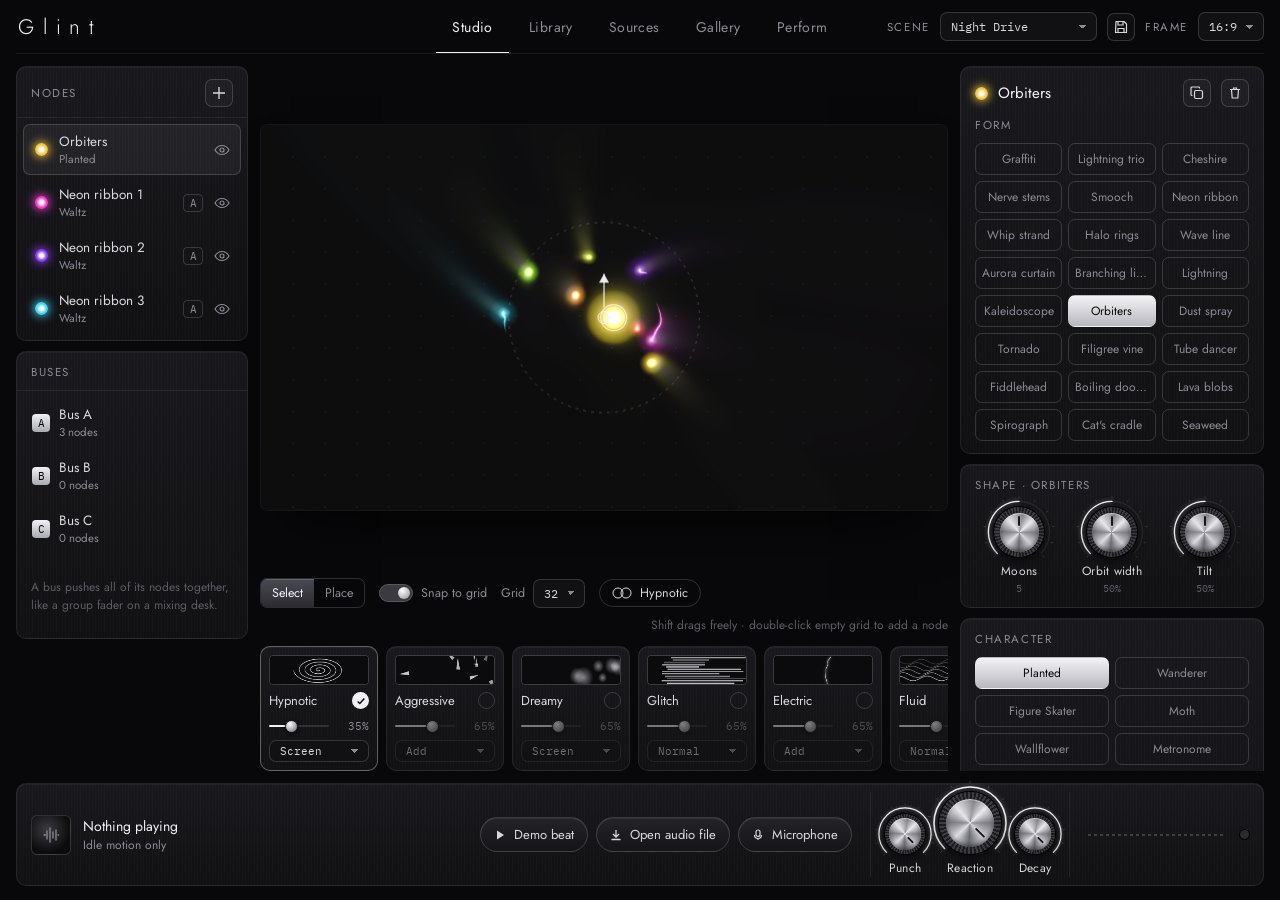
<file: studio.html>
<!doctype html>
<html lang="en">
<head>
<meta charset="utf-8">
<meta name="viewport" content="width=device-width, initial-scale=1, viewport-fit=cover">
<title>Glint Studio (old)</title>
<meta name="theme-color" content="#08080a">
<meta name="apple-mobile-web-app-capable" content="yes">
<meta name="mobile-web-app-capable" content="yes">
<meta name="apple-mobile-web-app-status-bar-style" content="black-translucent">
<meta name="apple-mobile-web-app-title" content="Glint">
<link rel="icon" href="icon-192.png?v=mask" type="image/png">
<link rel="apple-touch-icon" href="apple-touch-icon.png?v=mask">
<link rel="manifest" href="manifest.webmanifest?v=mask">
<link rel="preconnect" href="https://fonts.googleapis.com">
<link rel="preconnect" href="https://fonts.gstatic.com" crossorigin>
<link rel="stylesheet" href="https://fonts.googleapis.com/css2?family=Jost:wght@300;400;500&family=IBM+Plex+Mono:wght@400&display=swap">
<link rel="stylesheet" href="styles.css">
</head>
<body>
<div class="app">
  <header class="top">
    <div class="mark" aria-label="Glint">Glint</div>
    <nav class="tabs" aria-label="Sections">
      <button class="tab" data-tab="studio" aria-current="page">Studio</button>
      <button class="tab" data-tab="library">Library</button>
      <button class="tab" data-tab="sources">Sources</button>
      <button class="tab" data-tab="gallery">Gallery</button>
      <button class="tab" data-tab="perform">Perform</button>
    </nav>
    <div class="top-right">
      <label for="scene" class="label">Scene</label>
      <select id="scene" class="select"></select>
      <button class="icon-btn" id="save-btn" aria-label="Save design" title="Save design" aria-expanded="false"><svg width="14" height="14" viewBox="0 0 14 14" aria-hidden="true"><path d="M2 1.5h8l2.5 2.5v8.5h-11z" stroke="currentColor" stroke-width="1.2" fill="none" stroke-linejoin="round"/><path d="M4 1.5v3.5h5V1.5M4 12.5V8.5h6v4" stroke="currentColor" stroke-width="1.2" fill="none"/></svg></button>
      <label for="aspect" class="label">Frame</label>
      <select id="aspect" class="select">
        <option value="16:9">16:9</option><option value="9:16">9:16</option><option value="1:1">1:1</option>
        <option value="4:5">4:5</option><option value="21:9">21:9</option><option value="fill">Fill</option>
      </select>
    </div>
  </header>

  <main class="studio">
    <aside class="side left" data-seg="nodes">
      <section class="panel">
        <div class="head"><span class="label">Nodes</span>
          <button class="icon-btn" id="add-node" aria-label="Add node" title="Add node"><svg width="14" height="14" viewBox="0 0 14 14" aria-hidden="true"><path d="M7 1v12M1 7h12" stroke="currentColor" stroke-width="1.3"/></svg></button>
        </div>
        <ul class="list" id="node-list" role="listbox" aria-label="Nodes"></ul>
      </section>
      <section class="panel">
        <div class="head"><span class="label">Buses</span></div>
        <ul class="list" id="bus-list" aria-label="Buses"></ul>
        <p class="list-foot">A bus pushes all of its nodes together, like a group fader on a mixing desk.</p>
      </section>
    </aside>

    <section class="stage-col">
      <div class="stage-area" id="stage-area">
        <div class="stage" id="stage">
          <canvas id="fx"></canvas>
          <canvas id="ui" aria-label="Canvas. Drag a node's home point to move it; drag the arrow tip to aim it."></canvas>
        </div>
      </div>
      <div class="stage-tools">
        <div class="seg-mini" role="group" aria-label="Tool">
          <button id="tool-select" aria-pressed="true">Select</button>
          <button id="tool-place" aria-pressed="false">Place</button>
        </div>
        <label class="tool-check"><span class="switch"><input type="checkbox" id="snap" checked><span></span></span>Snap to grid</label>
        <label class="tool-check" for="grid">Grid
          <select id="grid" class="select"><option value="24">24</option><option value="32" selected>32</option><option value="48">48</option></select>
        </label>
        <button class="blend-pill" id="blend-pill" hidden aria-label="Active personalities"></button>
        <span class="hint">Shift drags freely · double-click empty grid to add a node</span>
      </div>
    </section>

    <div class="mseg">
      <div class="seg-mini" role="group" aria-label="Panel" id="mseg">
        <button data-mg="nodes" aria-pressed="false">Nodes</button>
        <button data-mg="shape" aria-pressed="true">Shape</button>
        <button data-mg="tune" aria-pressed="false">Tune</button>
        <button data-mg="mood" aria-pressed="false">Mood</button>
      </div>
    </div>

    <section class="moods" id="moods" data-seg="mood" aria-label="Personalities"></section>
    <aside class="side rack" id="rack" aria-label="Selected node"></aside>
  </main>

  <footer class="panel transport">
    <div class="np">
      <div class="np-art" aria-hidden="true"><svg width="18" height="18" viewBox="0 0 18 18"><path d="M2 9h1.5M5 5v8M8 2v14M11 6v6M14 4v10M16.5 9H16" stroke="currentColor" stroke-width="1.3" stroke-linecap="round"/></svg></div>
      <div class="np-text"><div class="np-title" id="np-title">Nothing playing</div><div class="np-sub" id="np-sub">Idle motion only</div></div>
    </div>
    <div class="sources">
      <button class="src" id="src-demo" aria-pressed="false"><svg width="12" height="12" viewBox="0 0 12 12" aria-hidden="true"><path d="M3 1.5v9l7-4.5z" fill="currentColor"/></svg>Demo beat</button>
      <label class="src" id="src-file-label" role="button" tabindex="0"><input type="file" id="src-file"><svg width="12" height="12" viewBox="0 0 12 12" aria-hidden="true"><path d="M6 1v7M3 5l3 3 3-3M1.5 10.5h9" stroke="currentColor" stroke-width="1.3" fill="none"/></svg>Open audio file</label>
      <button class="src" id="src-pause" hidden>Pause</button>
      <button class="src" id="src-mic" aria-pressed="false"><svg width="12" height="12" viewBox="0 0 12 12" aria-hidden="true"><rect x="4" y="1" width="4" height="6.5" rx="2" stroke="currentColor" fill="none" stroke-width="1.2"/><path d="M2.5 6a3.5 3.5 0 0 0 7 0M6 9.5V11" stroke="currentColor" fill="none" stroke-width="1.2"/></svg>Microphone</button>
    </div>
    <div class="master" id="master" aria-label="Master"></div>
    <div class="meter"><canvas id="spec" aria-hidden="true"></canvas><div class="beat" id="beat" title="Beat"></div></div>
  </footer>

  <nav class="tabbar" aria-label="Sections">
    <button class="tab" data-tab="studio" aria-current="page"><svg width="20" height="20" viewBox="0 0 20 20" aria-hidden="true"><path d="M3 10v0M6 6v8M10 3v14M14 7v6M17 10v0" stroke="currentColor" stroke-width="1.4" stroke-linecap="round"/></svg>Studio</button>
    <button class="tab" data-tab="library"><svg width="20" height="20" viewBox="0 0 20 20" aria-hidden="true"><path d="M3 5.5h5l1.5 1.5H17v8.5H3z" stroke="currentColor" stroke-width="1.3" fill="none"/></svg>Library</button>
    <button class="tab" data-tab="sources"><svg width="20" height="20" viewBox="0 0 20 20" aria-hidden="true"><circle cx="10" cy="10" r="6.5" stroke="currentColor" stroke-width="1.3" fill="none"/><circle cx="10" cy="10" r="2.5" stroke="currentColor" stroke-width="1.3" fill="none"/></svg>Sources</button>
    <button class="tab" data-tab="gallery"><svg width="20" height="20" viewBox="0 0 20 20" aria-hidden="true"><rect x="3" y="3" width="6" height="6" stroke="currentColor" stroke-width="1.3" fill="none"/><rect x="11" y="3" width="6" height="6" stroke="currentColor" stroke-width="1.3" fill="none"/><rect x="3" y="11" width="6" height="6" stroke="currentColor" stroke-width="1.3" fill="none"/><rect x="11" y="11" width="6" height="6" stroke="currentColor" stroke-width="1.3" fill="none"/></svg>Gallery</button>
    <button class="tab" data-tab="perform"><svg width="20" height="20" viewBox="0 0 20 20" aria-hidden="true"><path d="M3 7V3h4M13 3h4v4M17 13v4h-4M7 17H3v-4" stroke="currentColor" stroke-width="1.3" fill="none"/></svg>Perform</button>
  </nav>
</div>

<button class="btn-quiet exit-perform" id="exit-perform" hidden>Exit Perform</button>
<div class="panel save-pop" id="save-pop" hidden role="dialog" aria-label="Save design">
  <div class="label">Save design</div>
  <form class="save-form" id="save-form"><label class="sr" for="save-name">Design name</label><input class="num-in" id="save-name" maxlength="40" placeholder="Name this design" autocomplete="off"><button class="src" type="submit">Save</button></form>
  <p class="desc" id="save-note">Saves the nodes, personalities, buses and Master settings on this device.</p>
  <div class="label">My designs</div>
  <ul class="list saved" id="saved-list"></ul>
</div>
<div class="toast" id="toast" role="status" aria-live="polite"><span id="toast-text"></span><button id="toast-act" hidden></button></div>
<script src="studio.js"></script>
</body>
</html>
</file>
<file: styles.css>
/* Layout: noir instrument. Nodes + buses | canvas with mood cards beneath | selected node's rack.
   Transport with Master knobs across the bottom. The interface is grayscale; only the visuals carry color. */
:root {
  color-scheme: dark;
  --bg: #08080a;
  --panel: #111114;
  --panel-hi: #19191d;
  --well: #040405;
  --line: rgba(232, 232, 242, .075);
  --line-hi: rgba(232, 232, 242, .17);
  --fg: #d8d8de;
  --muted: #8b8b94;
  --dim: #5c5c64;
  --silver: #f2f2f6;
  --font-ui: "Jost", "Futura", "Avenir Next", "Segoe UI", system-ui, sans-serif;
  --font-data: "IBM Plex Mono", ui-monospace, "SF Mono", Menlo, monospace;
  --r: 10px;
}
* { box-sizing: border-box; }
[hidden] { display: none !important; }
html, body { height: 100%; }
body { margin: 0; background: var(--bg); color: var(--fg); font-family: var(--font-ui); font-size: 14px; -webkit-font-smoothing: antialiased; overflow: hidden; }
button, select, input { font: inherit; color: inherit; }
button { cursor: pointer; }
:focus-visible { outline: 1px solid var(--silver); outline-offset: 2px; }

.app { height: 100%; height: 100dvh; display: grid; grid-template-rows: auto minmax(0, 1fr) auto; gap: 12px; padding-inline: max(16px, env(safe-area-inset-left, 0px)) max(16px, env(safe-area-inset-right, 0px)); padding-block: env(safe-area-inset-top, 0px) calc(14px + env(safe-area-inset-bottom, 0px)); }
.top { display: grid; grid-template-columns: 1fr auto 1fr; align-items: center; height: 54px; border-bottom: 1px solid var(--line); }
.mark { font-weight: 300; font-size: 21px; letter-spacing: .42em; color: var(--silver); padding-left: 2px; }
.tabs { display: flex; gap: 4px; }
.tab { background: none; border: 0; padding: 16px 16px 15px; color: var(--muted); letter-spacing: .03em; border-bottom: 1px solid transparent; }
.tab:hover { color: var(--fg); }
.tab[aria-current="page"] { color: var(--silver); border-bottom-color: var(--silver); }
.top-right { justify-self: end; display: flex; align-items: center; gap: 10px; }
.label { font-size: 11.5px; letter-spacing: .14em; text-transform: uppercase; color: var(--muted); font-weight: 400; }
.select { appearance: none; -webkit-appearance: none; background-color: var(--panel); border: 1px solid var(--line-hi); border-radius: 7px; padding: 6px 26px 6px 10px; font-family: var(--font-data); font-size: 12px; color: var(--fg);
  background-image: linear-gradient(45deg, transparent 50%, var(--muted) 50%), linear-gradient(135deg, var(--muted) 50%, transparent 50%);
  background-position: calc(100% - 13px) 52%, calc(100% - 9px) 52%; background-size: 4px 4px; background-repeat: no-repeat; max-width: 100%; }

/* Studio grid */
.studio { display: grid; grid-template-columns: 232px minmax(0, 1fr) 304px; grid-template-rows: minmax(0, 1fr) auto; grid-template-areas: "left stage rack" "left moods rack"; gap: 12px; min-height: 0; }
.left { grid-area: left; }
.stage-col { grid-area: stage; }
.moods { grid-area: moods; }
.rack { grid-area: rack; }
.panel { background: repeating-linear-gradient(90deg, rgba(255,255,255,.011) 0 1px, transparent 1px 3px), linear-gradient(180deg, var(--panel-hi), var(--panel)); border: 1px solid var(--line); border-radius: var(--r); box-shadow: inset 0 1px 0 rgba(255,255,255,.04); }
.side { min-height: 0; overflow-y: auto; display: flex; flex-direction: column; gap: 10px; scrollbar-width: thin; scrollbar-color: #2a2a30 transparent; }
.head { display: flex; align-items: center; justify-content: space-between; padding: 12px 14px 10px; border-bottom: 1px solid var(--line); }
.icon-btn { width: 28px; height: 28px; display: grid; place-items: center; border-radius: 7px; border: 1px solid var(--line-hi); background: rgba(255,255,255,.03); color: var(--fg); flex: none; }
.icon-btn:hover { background: rgba(255,255,255,.07); }

/* Node + bus lists */
.list { list-style: none; margin: 0; padding: 6px; display: flex; flex-direction: column; gap: 2px; }
.row-item { display: grid; grid-template-columns: 18px minmax(0, 1fr) auto auto; align-items: center; gap: 9px; padding: 7px 8px; border-radius: 7px; border: 1px solid transparent; cursor: pointer; }
.row-item:hover { background: rgba(255,255,255,.03); }
.row-item[aria-selected="true"] { background: rgba(255,255,255,.055); border-color: var(--line-hi); }
.swatch { width: 13px; height: 13px; border-radius: 50%; justify-self: center; box-shadow: 0 0 10px 1px var(--sw); background: radial-gradient(circle, #fff 0 18%, var(--sw) 55%); flex: none; }
.row-item.off .swatch { opacity: .25; box-shadow: none; }
.row-text { min-width: 0; display: flex; flex-direction: column; }
.row-name { font-size: 13.5px; color: var(--fg); white-space: nowrap; overflow: hidden; text-overflow: ellipsis; }
.row-sub { font-size: 11.5px; color: var(--muted); white-space: nowrap; overflow: hidden; text-overflow: ellipsis; }
.tag { font-family: var(--font-data); font-size: 10.5px; color: var(--muted); border: 1px solid var(--line-hi); border-radius: 4px; padding: 1px 5px; min-width: 20px; text-align: center; }
.tag.empty { border-style: dashed; color: var(--dim); }
.bus-tag { width: 18px; height: 18px; border-radius: 4px; display: grid; place-items: center; font-family: var(--font-data); font-size: 11px; color: var(--bg); background: linear-gradient(180deg, #f1f1f5, #a9a9b1); justify-self: center; }
.eye { background: none; border: 0; color: var(--muted); padding: 2px; display: grid; }
.eye:hover { color: var(--silver); }
.list-foot { padding: 6px 14px 12px; color: var(--dim); font-size: 12px; line-height: 1.5; }

/* Stage */
.stage-col { display: flex; flex-direction: column; gap: 10px; min-height: 0; min-width: 0; }
.stage-area { flex: 1; min-height: 0; display: grid; place-items: center; position: relative; }
.stage { position: relative; background: var(--well); border: 1px solid var(--line); border-radius: 8px; overflow: hidden; box-shadow: 0 30px 60px -30px rgba(0,0,0,.9); max-width: 100%; }
.stage canvas { position: absolute; inset: 0; width: 100%; height: 100%; display: block; }
#ui { touch-action: none; cursor: crosshair; }
.blend-pill { display: inline-flex; align-items: center; gap: 8px; background: none; border: 1px solid var(--line-hi); border-radius: 20px; padding: 4px 12px; font-size: 12.5px; color: var(--fg); white-space: nowrap; max-width: 100%; overflow: hidden; text-overflow: ellipsis; }
.blend-pill:hover { border-color: rgba(255,255,255,.3); }
.stage-tools { display: flex; flex-wrap: wrap; align-items: center; gap: 8px 14px; font-size: 12.5px; color: var(--muted); }
.seg-mini { display: inline-flex; border: 1px solid var(--line-hi); border-radius: 7px; overflow: hidden; }
.seg-mini button { background: none; border: 0; padding: 5px 11px; color: var(--muted); font-size: 12.5px; }
.seg-mini button[aria-pressed="true"] { background: linear-gradient(180deg, #4a4a52, #2b2b31); color: var(--silver); box-shadow: inset 0 1px 0 rgba(255,255,255,.15); }
.tool-check { display: inline-flex; align-items: center; gap: 8px; }
.hint { margin-left: auto; color: var(--dim); font-size: 12px; }

/* Mood cards */
.moods { display: grid; grid-template-columns: repeat(6, minmax(118px, 1fr)); gap: 8px; overflow-x: auto; scrollbar-width: thin; scrollbar-color: #2a2a30 transparent; }
.mood { padding: 8px; display: flex; flex-direction: column; gap: 7px; transition: border-color .2s; }
.mood.on { border-color: rgba(255,255,255,.32); }
.mood-top { display: grid; grid-template-columns: minmax(0, 1fr) auto; gap: 6px 8px; align-items: center; background: none; border: 0; padding: 0; text-align: left; }
.mood-top canvas { grid-column: 1 / -1; width: 100%; height: 30px; border-radius: 4px; border: 1px solid var(--line-hi); display: block; }
.mood-name { font-size: 13px; color: var(--fg); white-space: nowrap; overflow: hidden; text-overflow: ellipsis; }
.check { width: 17px; height: 17px; border-radius: 50%; border: 1px solid var(--line-hi); display: grid; place-items: center; color: transparent; }
.mood.on .check { background: var(--silver); color: #0b0b0d; border-color: transparent; }
.mood-ctl { display: grid; grid-template-columns: 1fr; gap: 5px; opacity: .45; transition: opacity .2s; }
.mood.on .mood-ctl { opacity: 1; }
.mood-ctl .select { padding-block: 3px; font-size: 11px; width: 100%; }
.op-row { display: grid; grid-template-columns: 1fr 34px; gap: 6px; align-items: center; }
.op-row output { font-family: var(--font-data); font-size: 10.5px; color: var(--muted); text-align: right; font-variant-numeric: tabular-nums; }

/* Rack */
.rsec { padding: 12px 14px; display: flex; flex-direction: column; gap: 10px; }
.rack-title { display: flex; align-items: center; gap: 10px; }
.rack-title strong { font-weight: 400; font-size: 15px; color: var(--silver); flex: 1; min-width: 0; white-space: nowrap; overflow: hidden; text-overflow: ellipsis; }
.chips { display: flex; flex-wrap: wrap; gap: 6px; }
.chips.grid3 { display: grid; grid-template-columns: repeat(3, minmax(0, 1fr)); }
.chips.grid2 { display: grid; grid-template-columns: repeat(2, minmax(0, 1fr)); }
.chip { background: none; border: 1px solid var(--line-hi); border-radius: 20px; padding: 5px 10px; font-size: 12px; color: var(--muted); white-space: nowrap; overflow: hidden; text-overflow: ellipsis; }
.chips.grid3 .chip, .chips.grid2 .chip { border-radius: 7px; padding: 6px 6px; }
.chip:hover { color: var(--fg); border-color: rgba(255,255,255,.3); }
.chip[aria-pressed="true"] { color: #0b0b0d; background: linear-gradient(180deg, #f3f3f6, #b8b8bf); border-color: transparent; }
.desc { margin: 0; color: var(--muted); font-size: 12.5px; line-height: 1.5; }
.row { display: grid; grid-template-columns: 64px 1fr 40px; align-items: center; gap: 10px; font-size: 13px; color: var(--muted); }
.row output { font-family: var(--font-data); font-size: 11.5px; color: var(--fg); text-align: right; font-variant-numeric: tabular-nums; }
.row.wide { grid-template-columns: 64px 1fr; }
.empty-rack { color: var(--muted); font-size: 13px; line-height: 1.6; }
details > summary { list-style: none; cursor: pointer; display: flex; align-items: center; justify-content: space-between; }
details > summary::-webkit-details-marker { display: none; }
details > summary::after { content: ""; width: 7px; height: 7px; border-right: 1px solid var(--muted); border-bottom: 1px solid var(--muted); transform: rotate(45deg); margin-right: 4px; transition: transform .2s; }
details[open] > summary::after { transform: rotate(-135deg); }
.details-body { display: flex; flex-direction: column; gap: 10px; padding-top: 12px; }
.pair { display: grid; grid-template-columns: 1fr 1fr 1fr; gap: 8px; }
.num-wrap { display: flex; flex-direction: column; gap: 4px; font-size: 11px; letter-spacing: .1em; text-transform: uppercase; color: var(--dim); }
.num-in { width: 100%; background: var(--well); border: 1px solid var(--line-hi); border-radius: 6px; padding: 5px 7px; font-family: var(--font-data); font-size: 12px; }
.osc { display: flex; flex-direction: column; gap: 8px; padding-top: 10px; border-top: 1px solid var(--line); }
.toggle-line { display: flex; align-items: center; justify-content: space-between; gap: 10px; font-size: 13px; color: var(--fg); }

input[type=range] { -webkit-appearance: none; appearance: none; width: 100%; height: 18px; background: transparent; margin: 0; }
input[type=range]::-webkit-slider-runnable-track { height: 2px; background: linear-gradient(90deg, var(--silver) var(--p, 50%), rgba(255,255,255,.12) var(--p, 50%)); border-radius: 2px; }
input[type=range]::-moz-range-track { height: 2px; background: rgba(255,255,255,.12); }
input[type=range]::-moz-range-progress { height: 2px; background: var(--silver); }
input[type=range]::-webkit-slider-thumb { -webkit-appearance: none; width: 13px; height: 13px; margin-top: -5.5px; border-radius: 50%; background: radial-gradient(circle at 35% 30%, #fff, #a9a9b0 55%, #5d5d64); border: 1px solid #1a1a1e; box-shadow: 0 1px 3px rgba(0,0,0,.7); }
input[type=range]::-moz-range-thumb { width: 13px; height: 13px; border-radius: 50%; background: radial-gradient(circle at 35% 30%, #fff, #a9a9b0 55%, #5d5d64); border: 1px solid #1a1a1e; }
input[type=range].hue::-webkit-slider-runnable-track { height: 4px; background: linear-gradient(90deg, hsl(0 85% 55%), hsl(60 85% 55%), hsl(120 85% 50%), hsl(180 85% 50%), hsl(240 85% 60%), hsl(300 85% 58%), hsl(360 85% 55%)); }
input[type=range].hue::-moz-range-track { height: 4px; background: linear-gradient(90deg, hsl(0 85% 55%), hsl(60 85% 55%), hsl(120 85% 50%), hsl(180 85% 50%), hsl(240 85% 60%), hsl(300 85% 58%), hsl(360 85% 55%)); }
input[type=range].hue::-webkit-slider-thumb { margin-top: -4.5px; }
.switch { position: relative; width: 34px; height: 18px; flex: none; }
.switch input { position: absolute; opacity: 0; inset: 0; margin: 0; cursor: pointer; }
.switch span { position: absolute; inset: 0; border-radius: 10px; background: var(--well); border: 1px solid var(--line-hi); transition: background .2s; pointer-events: none; }
.switch span::after { content: ""; position: absolute; top: 2px; left: 2px; width: 12px; height: 12px; border-radius: 50%; background: radial-gradient(circle at 35% 30%, #fff, #8d8d94); transition: transform .2s; }
.switch input:checked + span { background: #3a3a40; }
.switch input:checked + span::after { transform: translateX(16px); }
.btn-quiet { background: none; border: 1px solid var(--line-hi); border-radius: 7px; padding: 6px 10px; color: var(--muted); font-size: 12.5px; }
.btn-quiet:hover { color: var(--silver); border-color: rgba(255,255,255,.3); }

/* Knobs */
.shape-text { display: grid; gap: 6px; margin-top: 12px; }
.shape-text textarea { width: 100%; resize: vertical; background: var(--well); color: var(--fg); border: 1px solid var(--line-hi); border-radius: 8px; padding: 8px 10px; font: inherit; font-size: 13px; line-height: 1.4; }
.knobs { display: grid; grid-template-columns: repeat(3, minmax(0, 1fr)); gap: 14px 4px; justify-items: center; padding-top: 4px; }
.knob-wrap { display: flex; flex-direction: column; align-items: center; gap: 5px; user-select: none; -webkit-user-select: none; }
.knob { --s: 50px; position: relative; width: var(--s); height: var(--s); touch-action: none; cursor: ns-resize; border-radius: 50%; }
.knob.lg { --s: 62px; }
.knob.sm { --s: 40px; }
.knob svg { position: absolute; inset: -9px; width: calc(100% + 18px); height: calc(100% + 18px); overflow: visible; pointer-events: none; }
.knob .track { fill: none; stroke: rgba(255,255,255,.08); stroke-width: 2; }
.knob .arc { fill: none; stroke: var(--silver); stroke-width: 2; stroke-linecap: round; filter: drop-shadow(0 0 3px rgba(255,255,255,.45)); }
.knob .ticks { stroke: rgba(255,255,255,.18); stroke-width: 1; }
.knob .rim { position: absolute; inset: 0; border-radius: 50%; background: repeating-conic-gradient(#1c1c20 0 4deg, #3b3b41 4deg 8deg); box-shadow: 0 6px 14px -4px rgba(0,0,0,.9), 0 0 0 1px #000; }
.knob .cap { position: absolute; inset: 11%; border-radius: 50%;
  background: radial-gradient(circle at 50% 30%, rgba(255,255,255,.35), transparent 55%),
    conic-gradient(from 10deg, #6b6b72, #e6e6eb 10%, #77777e 22%, #cfcfd5 35%, #6a6a71 48%, #dcdce2 60%, #737379 73%, #e1e1e6 86%, #6b6b72);
  box-shadow: inset 0 1px 1px rgba(255,255,255,.6), inset 0 -2px 4px rgba(0,0,0,.45); }
.knob .needle { position: absolute; inset: 11%; transform: rotate(var(--a, 0deg)); }
.knob .needle::after { content: ""; position: absolute; left: 50%; top: 9%; width: 2px; height: 26%; margin-left: -1px; border-radius: 1px; background: #17171a; box-shadow: 0 1px 0 rgba(255,255,255,.5); }
.knob:focus-visible { outline: none; box-shadow: 0 0 0 1px var(--silver); }
.knob-label { font-size: 12px; color: var(--fg); letter-spacing: .02em; white-space: nowrap; }
.knob-val { font-family: var(--font-data); font-size: 10px; color: var(--dim); font-variant-numeric: tabular-nums; margin-top: -3px; }

/* Transport */
.transport { display: grid; grid-template-columns: minmax(180px, 1fr) auto auto auto; align-items: center; gap: 18px; padding: 8px 14px; }
.np { display: flex; align-items: center; gap: 12px; min-width: 0; }
.np-art { width: 40px; height: 40px; flex: none; border-radius: 6px; border: 1px solid var(--line-hi); background: radial-gradient(circle at 40% 35%, #3a3a40, #0b0b0d 70%); display: grid; place-items: center; color: var(--muted); }
.np-text { min-width: 0; }
.np-title { color: var(--silver); white-space: nowrap; overflow: hidden; text-overflow: ellipsis; }
.np-sub { color: var(--muted); font-size: 12px; white-space: nowrap; overflow: hidden; text-overflow: ellipsis; }
.sources { display: flex; flex-wrap: wrap; gap: 8px; }
.src { display: inline-flex; align-items: center; gap: 8px; background: linear-gradient(180deg, #232328, #151518); border: 1px solid var(--line-hi); border-radius: 22px; padding: 7px 13px; color: var(--fg); font-size: 13px; box-shadow: inset 0 1px 0 rgba(255,255,255,.06); white-space: nowrap; }
.src:hover { border-color: rgba(255,255,255,.3); }
.src[aria-pressed="true"] { background: linear-gradient(180deg, #f4f4f7, #b9b9c0); color: #0b0b0d; border-color: transparent; }
.src input { display: none; }
.master { display: flex; align-items: flex-end; gap: 14px; padding-inline: 14px; border-inline: 1px solid var(--line); }
.master .knob-val { display: none; }
.meter { display: flex; align-items: center; gap: 12px; }
#spec { width: 140px; height: 32px; display: block; }
.beat { width: 9px; height: 9px; border-radius: 50%; background: #2a2a2f; box-shadow: 0 0 0 1px #000; }

.tabbar { display: none; }
.mobile-only { display: none; }
.mseg { display: none; }
.toast { position: fixed; left: 50%; top: calc(6px + env(safe-area-inset-top, 0px)); transform: translate(-50%, -10px); display: flex; align-items: center; gap: 14px; background: #1b1b1f; border: 1px solid var(--line-hi); color: var(--fg); padding: 9px 14px; border-radius: 10px; font-size: 13px; max-width: min(92vw, 480px); opacity: 0; pointer-events: none; transition: opacity .25s, transform .25s; z-index: 50; line-height: 1.45; }
.toast.show { opacity: 1; transform: translate(-50%, 0); pointer-events: auto; }
.toast button { background: none; border: 1px solid var(--line-hi); border-radius: 6px; padding: 3px 10px; color: var(--silver); font-size: 12.5px; }

.exit-perform { position: fixed; top: calc(14px + env(safe-area-inset-top, 0px)); right: 16px; z-index: 40; background: rgba(10,10,12,.6); }
body.perform .top, body.perform .side, body.perform .stage-tools, body.perform .transport, body.perform .tabbar, body.perform .mseg, body.perform .moods, body.perform .blend-pill { display: none !important; }
body.perform .app { padding: 0; grid-template-rows: 1fr; height: 100%; }
body.perform .studio { grid-template-columns: 1fr; grid-template-rows: 1fr; grid-template-areas: "stage"; }
body.perform .stage { border: 0; border-radius: 0; }

@media (max-width: 1180px) and (min-width: 900px) {
  .studio { grid-template-columns: 208px minmax(0, 1fr) 284px; }
  .moods { grid-template-columns: repeat(6, 128px); }
  #spec { width: 90px; }
}
@media (max-width: 899px) {
  body { overflow: auto; }
  .app { height: auto; display: flex; flex-direction: column; gap: 12px; padding-block: env(safe-area-inset-top, 0px) calc(84px + env(safe-area-inset-bottom, 0px)); }
  .top { grid-template-columns: 1fr auto; height: 50px; }
  .top .tabs { display: none; }
  .top-right .label { display: none; }
  .mark { font-size: 19px; }
  .studio { display: flex; flex-direction: column; gap: 12px; }
  .stage-col { order: 1; }
  .mseg { order: 2; display: block; }
  .left { order: 3; overflow: visible; }
  .rack { order: 4; overflow: visible; }
  .moods { order: 5; grid-template-columns: repeat(2, minmax(0, 1fr)); overflow: visible; }
  .stage-area { height: 46vh; min-height: 260px; flex: none; }
  .hint { display: none; }
  .mseg .seg-mini { display: flex; width: 100%; }
  .mseg .seg-mini button { flex: 1; padding: 9px 6px; font-size: 13px; }
  [data-seg] { display: none !important; }
  body[data-mg="nodes"] [data-seg="nodes"],
  body[data-mg="shape"] [data-seg="shape"],
  body[data-mg="tune"] [data-seg="tune"],
  body[data-mg="mood"] [data-seg="mood"] { display: flex !important; }
  body[data-mg="mood"] .moods[data-seg="mood"] { display: grid !important; }
  .transport { grid-template-columns: minmax(0, 1fr) auto; gap: 10px 12px; }
  .sources { grid-column: 1 / -1; order: 3; }
  .master { order: 2; border: 0; padding: 0; gap: 8px; }
  .meter { order: 4; grid-column: 1 / -1; }
  #spec { width: 100%; height: 26px; }
  .tabbar { display: grid; grid-template-columns: repeat(5, 1fr); position: fixed; left: 0; right: 0; bottom: 0; z-index: 30; padding: 8px 8px calc(8px + env(safe-area-inset-bottom, 0px)); background: rgba(13,13,16,.94); border-top: 1px solid var(--line); }
  .tabbar .tab { padding: 8px 0 4px; display: flex; flex-direction: column; align-items: center; gap: 4px; font-size: 11.5px; border: 0; }
  .toast { top: calc(4px + env(safe-area-inset-top, 0px)); }
}
@media (prefers-reduced-motion: reduce) { * { transition: none !important; } }

.save-pop { position: fixed; top: calc(60px + env(safe-area-inset-top, 0px)); right: 16px; width: min(340px, calc(100vw - 32px)); z-index: 45; padding: 14px; display: flex; flex-direction: column; gap: 10px; background: linear-gradient(180deg, #1c1c21, #121215); box-shadow: 0 24px 60px -20px rgba(0,0,0,.9); }
.save-form { display: grid; grid-template-columns: minmax(0, 1fr) auto; gap: 8px; }
.save-form .num-in { font-family: var(--font-ui); font-size: 14px; padding: 8px 10px; }
.sr { position: absolute; width: 1px; height: 1px; overflow: hidden; clip: rect(0 0 0 0); }
.saved { padding: 0; max-height: 44vh; overflow-y: auto; }
.saved li { display: grid; grid-template-columns: minmax(0, 1fr) auto auto; gap: 8px; align-items: center; padding: 7px 0; border-top: 1px solid var(--line); }
.saved .row-name { font-size: 13.5px; }
.saved .empty { color: var(--dim); font-size: 12.5px; border: 0; display: block; }
</file>
